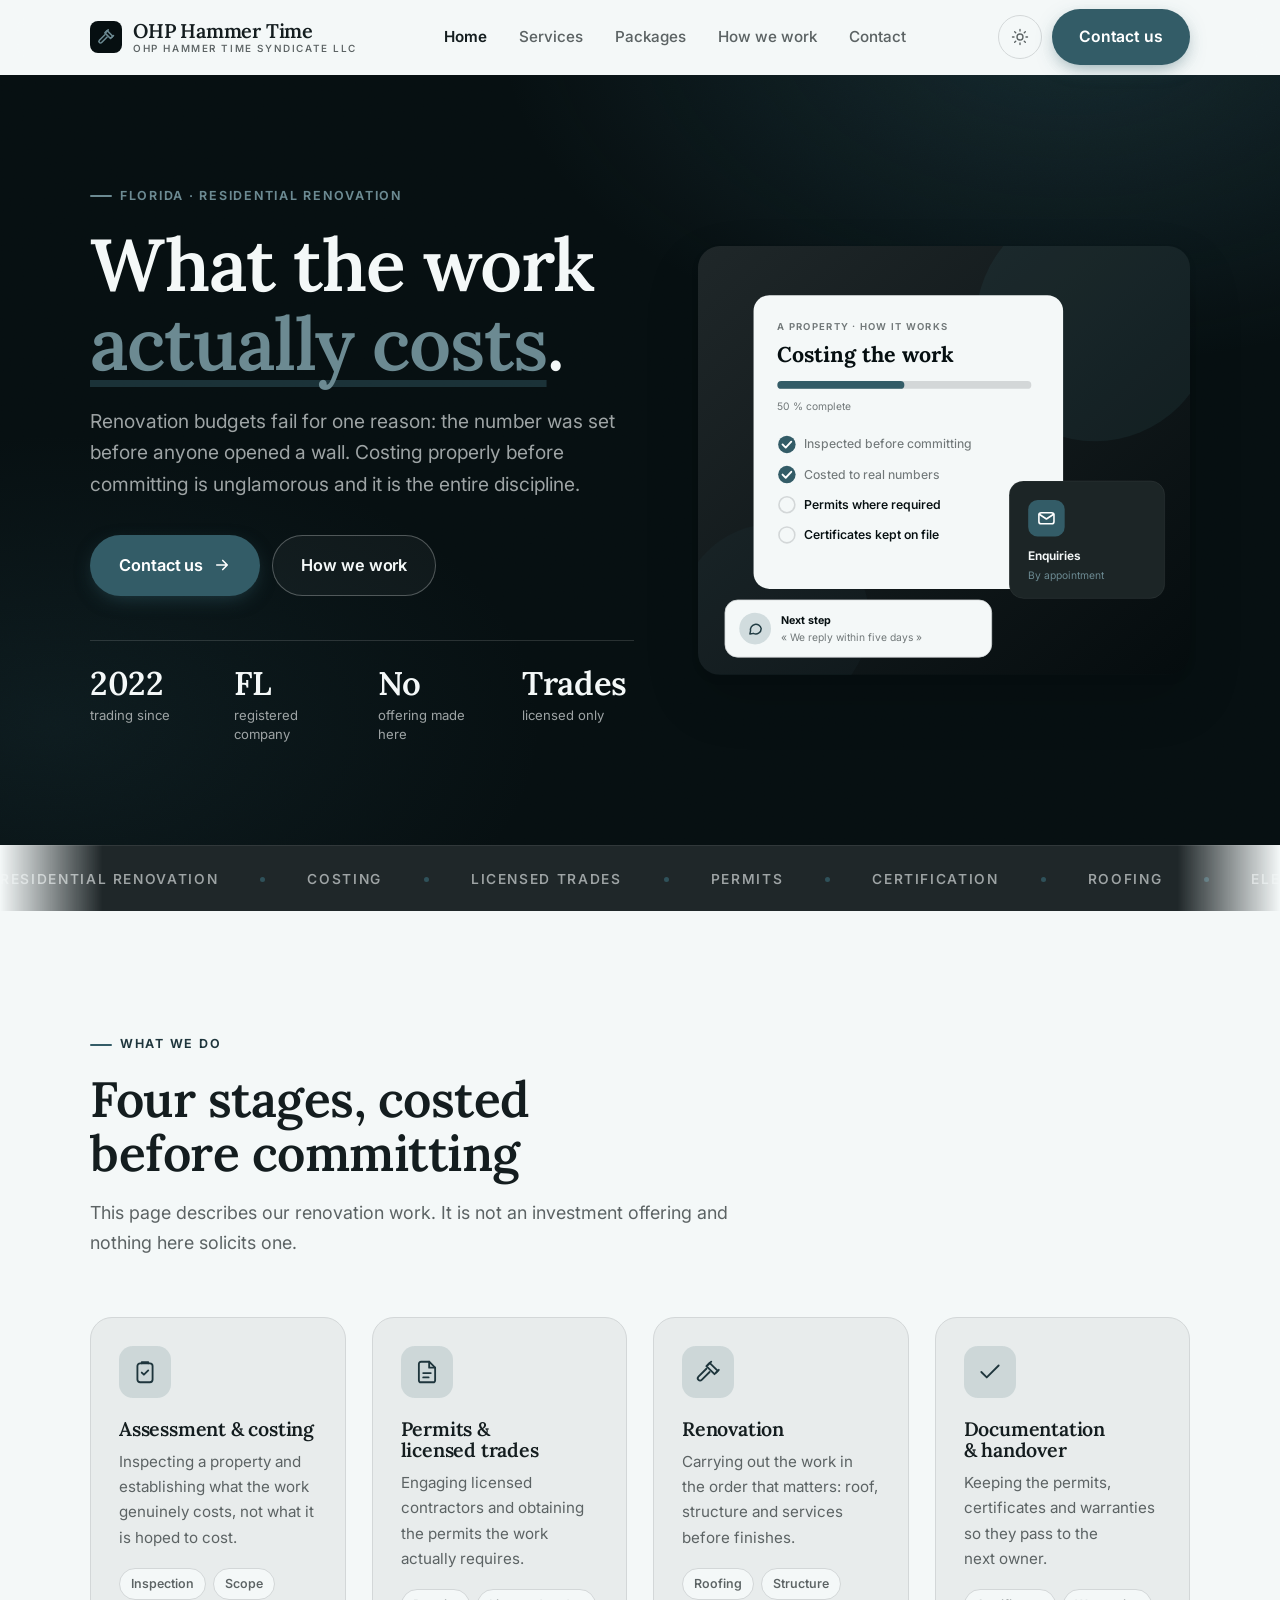
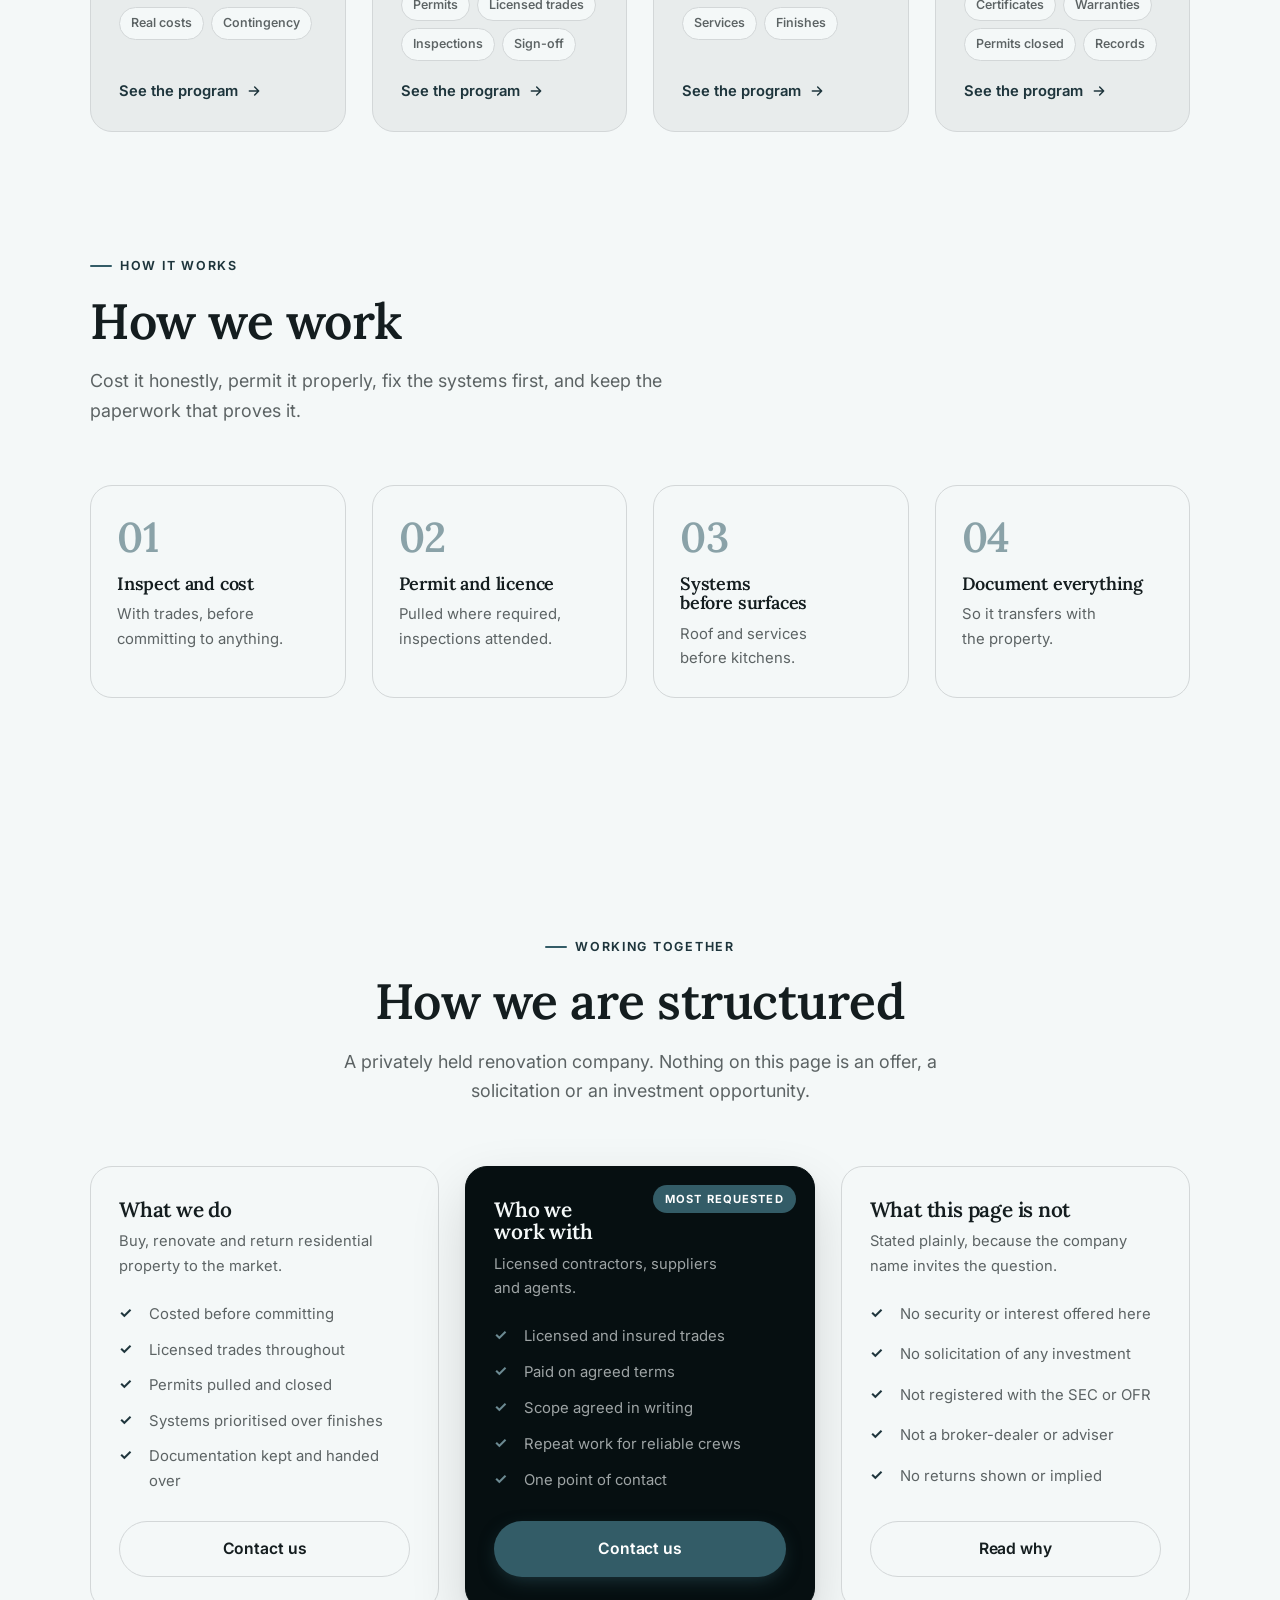
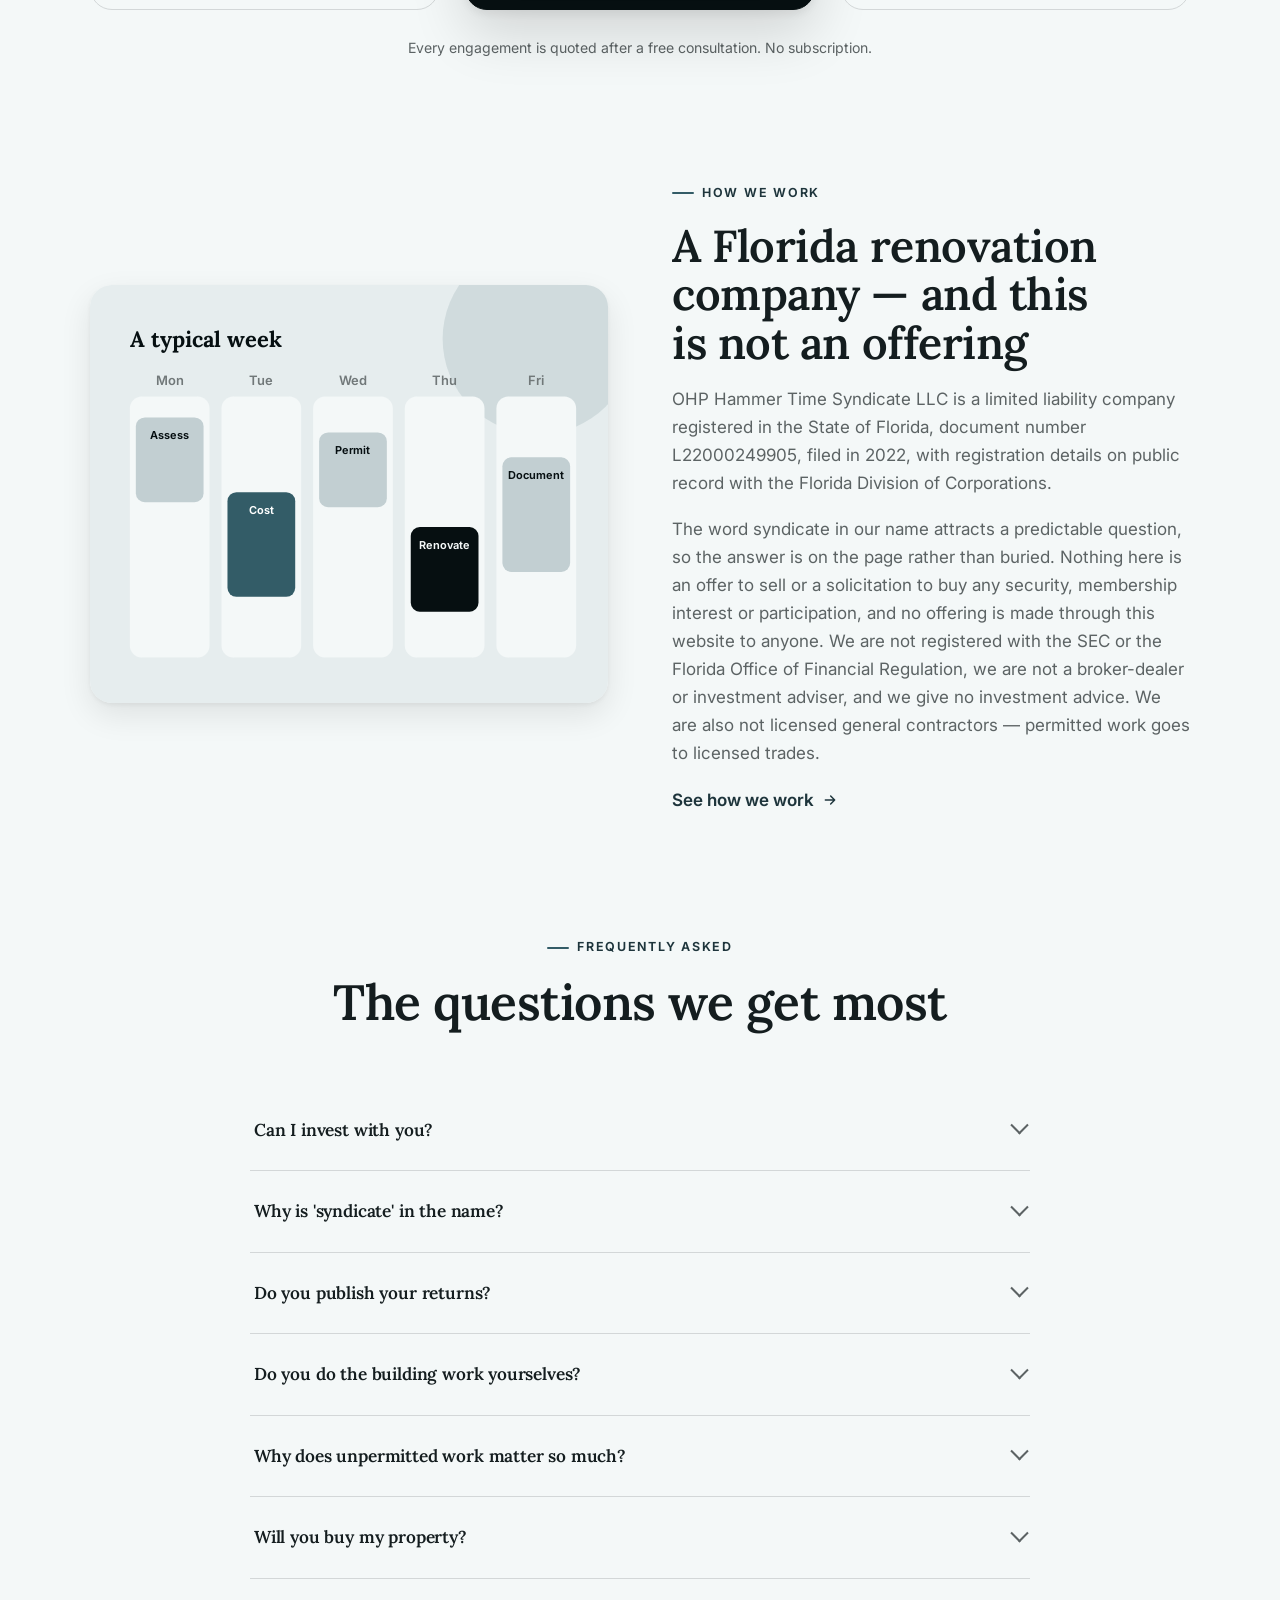
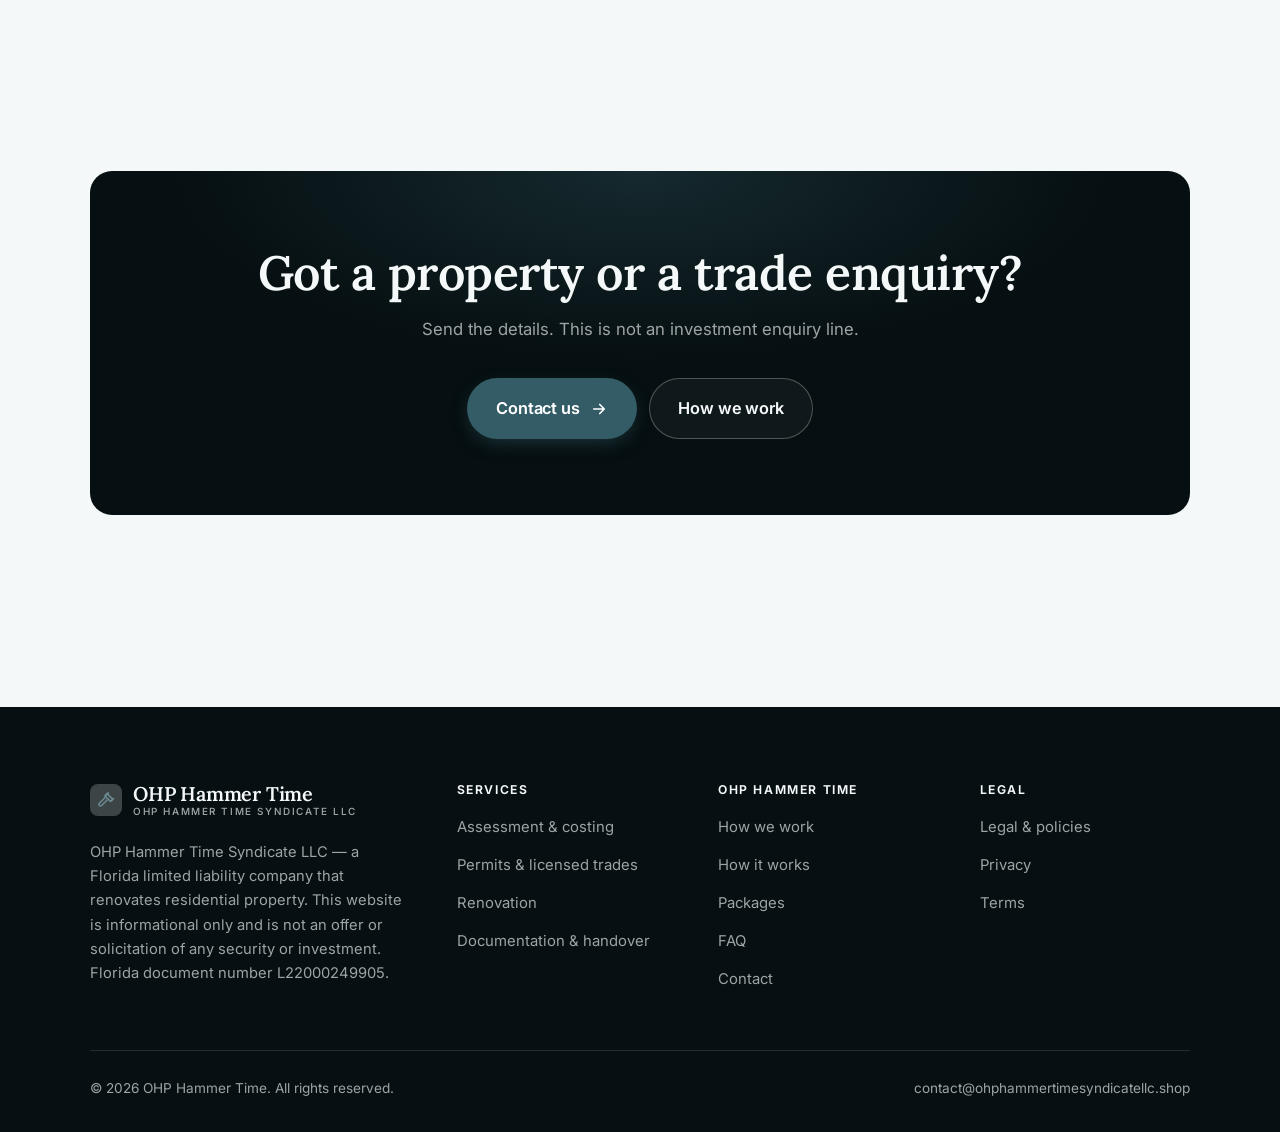
<file: index.html>
<!DOCTYPE html>
<html lang="en" class="no-js">
<head>
<meta charset="utf-8">
<meta name="viewport" content="width=device-width, initial-scale=1">
<title>OHP Hammer Time Syndicate LLC — residential renovation</title>
<meta name="description" content="OHP Hammer Time Syndicate LLC, a Florida company renovating residential property. Informational website only; no securities are offered or solicited here.">
<link rel="canonical" href="https://ohphammertimesyndicatellc.shop/">

<meta property="og:type" content="website">
<meta property="og:url" content="https://ohphammertimesyndicatellc.shop/">
<meta property="og:site_name" content="OHP Hammer Time">
<meta property="og:locale" content="en_US">
<meta property="og:title" content="OHP Hammer Time Syndicate LLC — residential renovation">
<meta property="og:description" content="OHP Hammer Time Syndicate LLC, a Florida company renovating residential property. Informational website only; no securities are offered or solicited here.">
<meta name="theme-color" content="#060f11">

<link rel="icon" href="assets/img/favicon.svg" type="image/svg+xml">
<link rel="preconnect" href="https://fonts.googleapis.com">
<link rel="preconnect" href="https://fonts.gstatic.com" crossorigin>
<link rel="stylesheet" href="https://fonts.googleapis.com/css2?family=Lora:wght@400;600;700&family=Inter:wght@400..700&display=swap">
<link rel="stylesheet" href="assets/css/style.css">

<!-- Thème appliqué avant le premier rendu (évite le flash) -->
<script>
document.documentElement.classList.remove('no-js');
(function(){try{var t=localStorage.getItem('site-theme');if(t){document.documentElement.setAttribute('data-theme',t);}}catch(e){}})();
</script>
<script type="application/ld+json">
{
  "@context": "https://schema.org",
  "@type": "Organization",
  "name": "OHP Hammer Time",
  "url": "https://ohphammertimesyndicatellc.shop/",
  "email": "contact@ohphammertimesyndicatellc.shop",
  "description": "OHP Hammer Time Syndicate LLC, a Florida company renovating residential property. Informational website only; no securities are offered or solicited here.",
  "areaServed": "US",
  "knowsLanguage": "en"
}
</script>
</head>

<body>
<a class="skip-link" href="#main">Skip to main content</a>

<header class="site-header">
  <nav class="wrap nav" aria-label="Main navigation">
    <a class="brand" href="index.html">
      <svg class="brand__mark" viewBox="0 0 64 64" aria-hidden="true">
        <rect class="bm-bg" width="64" height="64" rx="16"/>
        <g class="bm-ic" transform="translate(14 14) scale(1.5)" fill="none" stroke-width="2.1" stroke-linecap="round" stroke-linejoin="round"><path d="M13.5 3.5 21 11l-3 3-7.5-7.5z"/><path d="M10.5 9 3.2 16.3a2.1 2.1 0 0 0 3 3L13.5 12"/><path d="M15 2.5 12 5.5M19.5 12.5 22 10"/></g>
      </svg>
      <span>OHP Hammer Time<span class="brand__sub">OHP Hammer Time Syndicate LLC</span></span>
    </a>

    <ul class="nav__links" id="nav-links">
      <li><a href="index.html" aria-current="page">Home</a></li>
      <li><a href="programs.html">Services</a></li>
      <li><a href="index.html#pricing">Packages</a></li>
      <li><a href="about.html">How we work</a></li>
      <li><a href="contact.html">Contact</a></li>
      <li><a class="btn btn--primary" href="contact.html">Contact us</a></li>
    </ul>

    <div class="nav__cta">
      <button class="theme-toggle" type="button" aria-label="Switch to dark theme">
        <svg class="icon-sun" viewBox="0 0 24 24" fill="none" stroke="currentColor" stroke-width="1.8" stroke-linecap="round" aria-hidden="true"><circle cx="12" cy="12" r="4"/><path d="M12 2v2m0 16v2M2 12h2m16 0h2M4.9 4.9l1.4 1.4m11.4 11.4 1.4 1.4M19.1 4.9l-1.4 1.4M6.3 17.7l-1.4 1.4"/></svg>
        <svg class="icon-moon" viewBox="0 0 24 24" fill="none" stroke="currentColor" stroke-width="1.8" stroke-linecap="round" stroke-linejoin="round" aria-hidden="true"><path d="M21 12.8A9 9 0 1 1 11.2 3a7 7 0 0 0 9.8 9.8z"/></svg>
      </button>
      <a class="btn btn--primary" href="contact.html">Contact us</a>
      <button class="nav__toggle" type="button" aria-expanded="false" aria-controls="nav-links" aria-label="Open menu">
        <svg class="icon-open" viewBox="0 0 24 24" fill="none" stroke="currentColor" stroke-width="2" stroke-linecap="round" aria-hidden="true"><path d="M3 6h18M3 12h18M3 18h18"/></svg>
        <svg class="icon-close" viewBox="0 0 24 24" fill="none" stroke="currentColor" stroke-width="2" stroke-linecap="round" aria-hidden="true"><path d="M6 6l12 12M18 6L6 18"/></svg>
      </button>
    </div>
  </nav>
</header>

<main id="main">

<section class="hero">
  <div class="wrap hero__inner">
    <div>
      <span class="eyebrow hero__eyebrow">Florida · Residential renovation</span>
      <h1>What the work<br> <em>actually costs</em>.</h1>
      <p class="hero__lede">Renovation budgets fail for one reason: the number was set before anyone opened a wall. Costing properly before committing is unglamorous and it is the entire discipline.</p>

      <div class="hero__actions">
        <a class="btn btn--primary btn--lg" href="contact.html">Contact us <svg viewBox="0 0 24 24" fill="none" stroke="currentColor" stroke-width="2.2" stroke-linecap="round" stroke-linejoin="round" aria-hidden="true"><path d="M5 12h14M13 6l6 6-6 6"/></svg></a>
        <a class="btn btn--on-dark btn--lg" href="programs.html">How we work</a>
      </div>

      <ul class="hero__proof">
        <li><span class="stat__num">2022</span><span class="stat__label">trading since</span></li>
        <li><span class="stat__num">FL</span><span class="stat__label">registered company</span></li>
        <li><span class="stat__num">No</span><span class="stat__label">offering made here</span></li>
        <li><span class="stat__num">Trades</span><span class="stat__label">licensed only</span></li>
      </ul>
    </div>

    <div class="hero__art">
      <svg viewBox="0 0 620 540" role="img" aria-label="How OHP Hammer Time approaches a renovation, from inspection to documented certification.">
        <defs>
          <linearGradient id="hbg" x1="0" y1="0" x2="1" y2="1">
            <stop offset="0" stop-color="#1f2729"/><stop offset="1" stop-color="#050c0e"/>
          </linearGradient>
        </defs>
        <rect width="620" height="540" rx="22" fill="url(#hbg)"/>
        <circle cx="500" cy="96" r="150" fill="#335c67" opacity=".16"/>
        <circle cx="96" cy="470" r="120" fill="#335c67" opacity=".08"/>

        <g style="font-family: var(--font-body)">
          <!-- Carte programme -->
          <rect x="70" y="62" width="390" height="370" rx="20" fill="#f4f8f8"/>
          <text x="100" y="106" font-size="12" font-weight="650" letter-spacing="1.6" fill="#717879">A PROPERTY · HOW IT WORKS</text>
          <text x="100" y="146" font-size="27" font-weight="700" fill="#060f11" style="font-family: var(--font-display)">Costing the work</text>
          <rect x="100" y="170" width="320" height="10" rx="5" fill="#d3d7d8"/>
          <rect x="100" y="170" width="160" height="10" rx="5" fill="#335c67"/>
          <text x="100" y="206" font-size="13" fill="#717879">50 % complete</text>
          <circle cx="112" cy="250" r="11" fill="#335c67"/><path d="M106.5 250l4 4 7-7.5" fill="none" stroke="#ffffff" stroke-width="2.4" stroke-linecap="round" stroke-linejoin="round"/><text x="134" y="255" font-size="15.5" fill="#717879" font-weight="450">Inspected before committing</text>
          <circle cx="112" cy="288" r="11" fill="#335c67"/><path d="M106.5 288l4 4 7-7.5" fill="none" stroke="#ffffff" stroke-width="2.4" stroke-linecap="round" stroke-linejoin="round"/><text x="134" y="293" font-size="15.5" fill="#717879" font-weight="450">Costed to real numbers</text>
          <circle cx="112" cy="326" r="10" fill="none" stroke="#d3d7d8" stroke-width="2"/><text x="134" y="331" font-size="15.5" fill="#060f11" font-weight="560">Permits where required</text>
          <circle cx="112" cy="364" r="10" fill="none" stroke="#d3d7d8" stroke-width="2"/><text x="134" y="369" font-size="15.5" fill="#060f11" font-weight="560">Certificates kept on file</text>

          <!-- Carte séance -->
          <rect x="392" y="296" width="196" height="148" rx="18" fill="#1c2526" stroke="#ffffff" stroke-opacity=".08"/>
          <rect x="416" y="320" width="46" height="46" rx="12" fill="#335c67"/>
          <g transform="translate(427 331)" fill="none" stroke="#ffffff" color="#ffffff" stroke-width="2" stroke-linecap="round" stroke-linejoin="round"><rect x="2.5" y="5" width="19" height="14" rx="3"/><path d="M3 7l9 6 9-6"/></g>
          <text x="416" y="396" font-size="15" font-weight="650" fill="#f4f8f8">Enquiries</text>
          <text x="416" y="420" font-size="13" fill="#6c8a92">By appointment</text>

          <!-- Retour du coach -->
          <rect x="34" y="446" width="336" height="72" rx="16" fill="#f4f8f8" stroke="#d3d7d8"/>
          <circle cx="72" cy="482" r="20" fill="#d1dcde"/>
          <g transform="translate(62 472) scale(.84)" fill="none" stroke="#213c43" stroke-width="2.2" stroke-linecap="round" stroke-linejoin="round"><path d="M21 12a8 8 0 0 1-11.6 7.1L4 20l1-4.6A8 8 0 1 1 21 12z"/></g>
          <text x="104" y="476" font-size="13.5" font-weight="700" fill="#060f11">Next step</text>
          <text x="104" y="498" font-size="13" fill="#717879">« We reply within five days »</text>
        </g>
      </svg>
    </div>
  </div>
</section>

<div class="marquee" aria-hidden="true">
  <div class="marquee__track"><span>Residential renovation</span><span>Costing</span><span>Licensed trades</span><span>Permits</span><span>Certification</span><span>Roofing</span><span>Electrical</span><span>Plumbing</span><span>Documentation</span><span>No offering here</span><span>Residential renovation</span><span>Costing</span><span>Licensed trades</span><span>Permits</span><span>Certification</span><span>Roofing</span><span>Electrical</span><span>Plumbing</span><span>Documentation</span><span>No offering here</span></div>
</div>

<section class="section wrap" id="programs">
  <div class="section-head reveal">
    <span class="eyebrow">What we do</span>
    <h2>Four stages, costed before committing</h2>
    <p>This page describes our renovation work. It is not an investment offering and nothing here solicits one.</p>
  </div>
  <div class="grid grid--4 reveal-group">
    <a class="card" href="programs.html#assess">
      <div class="card__icon"><svg viewBox="0 0 24 24" fill="none" stroke="currentColor" stroke-width="1.7" stroke-linecap="round" stroke-linejoin="round" aria-hidden="true"><rect x="5" y="4" width="14" height="17.5" rx="2.5"/><path d="M9 4V3h6v1M9 12.5l2 2 4-4"/></svg></div>
      <h3>Assessment &amp; costing</h3>
      <p>Inspecting a property and establishing what the work genuinely costs, not what it is hoped to cost.</p>
      <ul class="tags"><li>Inspection</li><li>Scope</li><li>Real costs</li><li>Contingency</li></ul>
      <span class="arrow-link">See the program <svg viewBox="0 0 24 24" fill="none" stroke="currentColor" stroke-width="2.2" stroke-linecap="round" stroke-linejoin="round" aria-hidden="true"><path d="M5 12h14M13 6l6 6-6 6"/></svg></span>
    </a>
    <a class="card" href="programs.html#permits">
      <div class="card__icon"><svg viewBox="0 0 24 24" fill="none" stroke="currentColor" stroke-width="1.7" stroke-linecap="round" stroke-linejoin="round" aria-hidden="true"><path d="M14 2.5H6.5A2 2 0 0 0 4.5 4.5v15a2 2 0 0 0 2 2h11a2 2 0 0 0 2-2V8z"/><path d="M14 2.5V8h5.5M8.5 13h7M8.5 17h5"/></svg></div>
      <h3>Permits &amp; licensed trades</h3>
      <p>Engaging licensed contractors and obtaining the permits the work actually requires.</p>
      <ul class="tags"><li>Permits</li><li>Licensed trades</li><li>Inspections</li><li>Sign-off</li></ul>
      <span class="arrow-link">See the program <svg viewBox="0 0 24 24" fill="none" stroke="currentColor" stroke-width="2.2" stroke-linecap="round" stroke-linejoin="round" aria-hidden="true"><path d="M5 12h14M13 6l6 6-6 6"/></svg></span>
    </a>
    <a class="card" href="programs.html#renovate">
      <div class="card__icon"><svg viewBox="0 0 24 24" fill="none" stroke="currentColor" stroke-width="1.7" stroke-linecap="round" stroke-linejoin="round" aria-hidden="true"><path d="M13.5 3.5 21 11l-3 3-7.5-7.5z"/><path d="M10.5 9 3.2 16.3a2.1 2.1 0 0 0 3 3L13.5 12"/><path d="M15 2.5 12 5.5M19.5 12.5 22 10"/></svg></div>
      <h3>Renovation</h3>
      <p>Carrying out the work in the order that matters: roof, structure and services before finishes.</p>
      <ul class="tags"><li>Roofing</li><li>Structure</li><li>Services</li><li>Finishes</li></ul>
      <span class="arrow-link">See the program <svg viewBox="0 0 24 24" fill="none" stroke="currentColor" stroke-width="2.2" stroke-linecap="round" stroke-linejoin="round" aria-hidden="true"><path d="M5 12h14M13 6l6 6-6 6"/></svg></span>
    </a>
    <a class="card" href="programs.html#document">
      <div class="card__icon"><svg viewBox="0 0 24 24" fill="none" stroke="currentColor" stroke-width="1.7" stroke-linecap="round" stroke-linejoin="round" aria-hidden="true"><path d="M20 6 9 17l-5-5"/></svg></div>
      <h3>Documentation &amp; handover</h3>
      <p>Keeping the permits, certificates and warranties so they pass to the next owner.</p>
      <ul class="tags"><li>Certificates</li><li>Warranties</li><li>Permits closed</li><li>Records</li></ul>
      <span class="arrow-link">See the program <svg viewBox="0 0 24 24" fill="none" stroke="currentColor" stroke-width="2.2" stroke-linecap="round" stroke-linejoin="round" aria-hidden="true"><path d="M5 12h14M13 6l6 6-6 6"/></svg></span>
    </a>
  </div>
</section>

<section class="section section--flush wrap" id="how-it-works">
  <div class="section-head reveal">
    <span class="eyebrow">How it works</span>
    <h2>How we work</h2>
    <p>Cost it honestly, permit it properly, fix the systems first, and keep the paperwork that proves it.</p>
  </div>
  <div class="grid grid--4 steps reveal-group">
    <article class="step">
      <h3>Inspect and cost</h3>
      <p>With trades, before committing to anything.</p>
    </article>
    <article class="step">
      <h3>Permit and licence</h3>
      <p>Pulled where required, inspections attended.</p>
    </article>
    <article class="step">
      <h3>Systems before surfaces</h3>
      <p>Roof and services before kitchens.</p>
    </article>
    <article class="step">
      <h3>Document everything</h3>
      <p>So it transfers with the property.</p>
    </article>
  </div>
</section>

<section class="section wrap" id="pricing">
  <div class="section-head section-head--center reveal">
    <span class="eyebrow">Working together</span>
    <h2>How we are structured</h2>
    <p>A privately held renovation company. Nothing on this page is an offer, a solicitation or an investment opportunity.</p>
  </div>
  <div class="grid grid--3 plans reveal-group">
    <article class="plan">
      
      <h3>What we do</h3>
      <p class="plan__desc">Buy, renovate and return residential property to the market.</p>
      
      <ul class="plan__features">
        <li>Costed before committing</li>
        <li>Licensed trades throughout</li>
        <li>Permits pulled and closed</li>
        <li>Systems prioritised over finishes</li>
        <li>Documentation kept and handed over</li>
      </ul>
      <a class="btn btn--ghost btn--block" href="contact.html">Contact us</a>
    </article>
    <article class="plan plan--featured">
      <span class="plan__tag">Most requested</span>
      <h3>Who we work with</h3>
      <p class="plan__desc">Licensed contractors, suppliers and agents.</p>
      
      <ul class="plan__features">
        <li>Licensed and insured trades</li>
        <li>Paid on agreed terms</li>
        <li>Scope agreed in writing</li>
        <li>Repeat work for reliable crews</li>
        <li>One point of contact</li>
      </ul>
      <a class="btn btn--primary btn--block" href="contact.html">Contact us</a>
    </article>
    <article class="plan">
      
      <h3>What this page is not</h3>
      <p class="plan__desc">Stated plainly, because the company name invites the question.</p>
      
      <ul class="plan__features">
        <li>No security or interest offered here</li>
        <li>No solicitation of any investment</li>
        <li>Not registered with the SEC or OFR</li>
        <li>Not a broker-dealer or adviser</li>
        <li>No returns shown or implied</li>
      </ul>
      <a class="btn btn--ghost btn--block" href="contact.html">Read why</a>
    </article>
  </div>
  <p class="plans-note">Every engagement is quoted after a free consultation. No subscription.</p>
</section>

<section class="section section--flush wrap">
  <div class="split reveal">
    <div class="split__art">
      <svg viewBox="0 0 520 420" role="img" aria-label="Example of a typical week: Assess, Cost, Permit, Renovate, Document.">
        <rect width="520" height="420" rx="20" fill="#e6edee"/>
        <circle cx="450" cy="54" r="96" fill="#335c67" opacity=".12"/>
        <g style="font-family: var(--font-body)">
        <text x="40" y="62" font-size="22" font-weight="700" fill="#060f11" style="font-family: var(--font-display)">A typical week</text>
        <text x="80" y="100" text-anchor="middle" font-size="13" font-weight="600" fill="#717879">Mon</text>
        <rect x="40" y="112" width="80" height="262" rx="12" fill="#f4f8f8"/>
        <rect x="46" y="133" width="68" height="85" rx="9" fill="#c2cfd2"/>
        <text x="80" y="155" text-anchor="middle" font-size="11" font-weight="650" fill="#060f11">Assess</text>
        <text x="172" y="100" text-anchor="middle" font-size="13" font-weight="600" fill="#717879">Tue</text>
        <rect x="132" y="112" width="80" height="262" rx="12" fill="#f4f8f8"/>
        <rect x="138" y="208" width="68" height="105" rx="9" fill="#335c67"/>
        <text x="172" y="230" text-anchor="middle" font-size="11" font-weight="650" fill="#ffffff">Cost</text>
        <text x="264" y="100" text-anchor="middle" font-size="13" font-weight="600" fill="#717879">Wed</text>
        <rect x="224" y="112" width="80" height="262" rx="12" fill="#f4f8f8"/>
        <rect x="230" y="148" width="68" height="75" rx="9" fill="#c2cfd2"/>
        <text x="264" y="170" text-anchor="middle" font-size="11" font-weight="650" fill="#060f11">Permit</text>
        <text x="356" y="100" text-anchor="middle" font-size="13" font-weight="600" fill="#717879">Thu</text>
        <rect x="316" y="112" width="80" height="262" rx="12" fill="#f4f8f8"/>
        <rect x="322" y="243" width="68" height="85" rx="9" fill="#060f11"/>
        <text x="356" y="265" text-anchor="middle" font-size="11" font-weight="650" fill="#f4f8f8">Renovate</text>
        <text x="448" y="100" text-anchor="middle" font-size="13" font-weight="600" fill="#717879">Fri</text>
        <rect x="408" y="112" width="80" height="262" rx="12" fill="#f4f8f8"/>
        <rect x="414" y="173" width="68" height="115" rx="9" fill="#c2cfd2"/>
        <text x="448" y="195" text-anchor="middle" font-size="11" font-weight="650" fill="#060f11">Document</text>
        </g>
      </svg>
    </div>
    <div>
      <span class="eyebrow">How we work</span>
      <h2>A Florida renovation company — and this is not an offering</h2>
      <p>OHP Hammer Time Syndicate LLC is a limited liability company registered in the State of Florida, document number L22000249905, filed in 2022, with registration details on public record with the Florida Division of Corporations.</p>
      <p>The word syndicate in our name attracts a predictable question, so the answer is on the page rather than buried. Nothing here is an offer to sell or a solicitation to buy any security, membership interest or participation, and no offering is made through this website to anyone. We are not registered with the SEC or the Florida Office of Financial Regulation, we are not a broker-dealer or investment adviser, and we give no investment advice. We are also not licensed general contractors — permitted work goes to licensed trades.</p>
      <p><a class="arrow-link" href="about.html">See how we work <svg viewBox="0 0 24 24" fill="none" stroke="currentColor" stroke-width="2.2" stroke-linecap="round" stroke-linejoin="round" aria-hidden="true"><path d="M5 12h14M13 6l6 6-6 6"/></svg></a></p>
    </div>
  </div>
</section>

<section class="section section--flush wrap" id="faq">
  <div class="section-head section-head--center reveal">
    <span class="eyebrow">Frequently asked</span>
    <h2>The questions we get most</h2>
  </div>
  <div class="faq reveal">
    <details>
      <summary>Can I invest with you?</summary>
      <p>Not through this website. Nothing here is an offer or a solicitation, and no offering is made to anyone who reads it. We are not registered with the SEC or the Florida OFR.</p>
    </details>
    <details>
      <summary>Why is 'syndicate' in the name?</summary>
      <p>It is the registered company name. It does not mean an investment is being offered to the public on this site, and we would rather say so plainly than let the name imply otherwise.</p>
    </details>
    <details>
      <summary>Do you publish your returns?</summary>
      <p>No. Showing returns on a public website is exactly the kind of general solicitation that we do not engage in, and past results would not indicate future ones in any case.</p>
    </details>
    <details>
      <summary>Do you do the building work yourselves?</summary>
      <p>No. We are not licensed general contractors. Licensed trades do the work and permits are pulled where the work requires them.</p>
    </details>
    <details>
      <summary>Why does unpermitted work matter so much?</summary>
      <p>Because it surfaces later — in a title search, an inspection or an insurance claim — and by then it is the new owner's problem and the seller's liability.</p>
    </details>
    <details>
      <summary>Will you buy my property?</summary>
      <p>Possibly. Send the details and we will give you an honest answer, including when an agent would serve you better.</p>
    </details>
  </div>
</section>

<section class="wrap section--tight">
  <div class="cta-band reveal">
    <h2>Got a property or a trade enquiry?</h2>
    <p>Send the details. This is not an investment enquiry line.</p>
    <div class="hero__actions">
      <a class="btn btn--primary btn--lg" href="contact.html">Contact us <svg viewBox="0 0 24 24" fill="none" stroke="currentColor" stroke-width="2.2" stroke-linecap="round" stroke-linejoin="round" aria-hidden="true"><path d="M5 12h14M13 6l6 6-6 6"/></svg></a>
      <a class="btn btn--on-dark btn--lg" href="programs.html">How we work</a>
    </div>
  </div>
</section>

</main>

<footer class="site-footer">
  <div class="wrap">
    <div class="footer__grid">
      <div class="footer__brand">
        <a class="brand" href="index.html">
          <svg class="brand__mark" viewBox="0 0 64 64" aria-hidden="true">
        <rect class="bm-bg" width="64" height="64" rx="16"/>
        <g class="bm-ic" transform="translate(14 14) scale(1.5)" fill="none" stroke-width="2.1" stroke-linecap="round" stroke-linejoin="round"><path d="M13.5 3.5 21 11l-3 3-7.5-7.5z"/><path d="M10.5 9 3.2 16.3a2.1 2.1 0 0 0 3 3L13.5 12"/><path d="M15 2.5 12 5.5M19.5 12.5 22 10"/></g>
      </svg>
          <span>OHP Hammer Time<span class="brand__sub">OHP Hammer Time Syndicate LLC</span></span>
        </a>
        <p>OHP Hammer Time Syndicate LLC — a Florida limited liability company that renovates residential property. This website is informational only and is not an offer or solicitation of any security or investment. Florida document number L22000249905.</p>
      </div>

      <div class="footer__col">
        <h4>Services</h4>
        <ul>
          <li><a href="programs.html#assess">Assessment &amp; costing</a></li>
          <li><a href="programs.html#permits">Permits &amp; licensed trades</a></li>
          <li><a href="programs.html#renovate">Renovation</a></li>
          <li><a href="programs.html#document">Documentation &amp; handover</a></li>
        </ul>
      </div>

      <div class="footer__col">
        <h4>OHP Hammer Time</h4>
        <ul>
          <li><a href="about.html">How we work</a></li>
          <li><a href="index.html#how-it-works">How it works</a></li>
          <li><a href="index.html#pricing">Packages</a></li>
          <li><a href="index.html#faq">FAQ</a></li>
          <li><a href="contact.html">Contact</a></li>
        </ul>
      </div>

      <div class="footer__col">
        <h4>Legal</h4>
        <ul>
          <li><a href="legal.html">Legal &amp; policies</a></li>
          <li><a href="legal.html#privacy">Privacy</a></li>
          <li><a href="legal.html#terms">Terms</a></li>
        </ul>
      </div>
    </div>

    <div class="footer__bottom">
      <p>© <span data-year>2026</span> OHP Hammer Time. All rights reserved.</p>
      <p><a href="mailto:contact@ohphammertimesyndicatellc.shop">contact@ohphammertimesyndicatellc.shop</a></p>
    </div>
  </div>
</footer>

<script src="assets/js/main.js" defer></script>
</body>
</html>
</file>
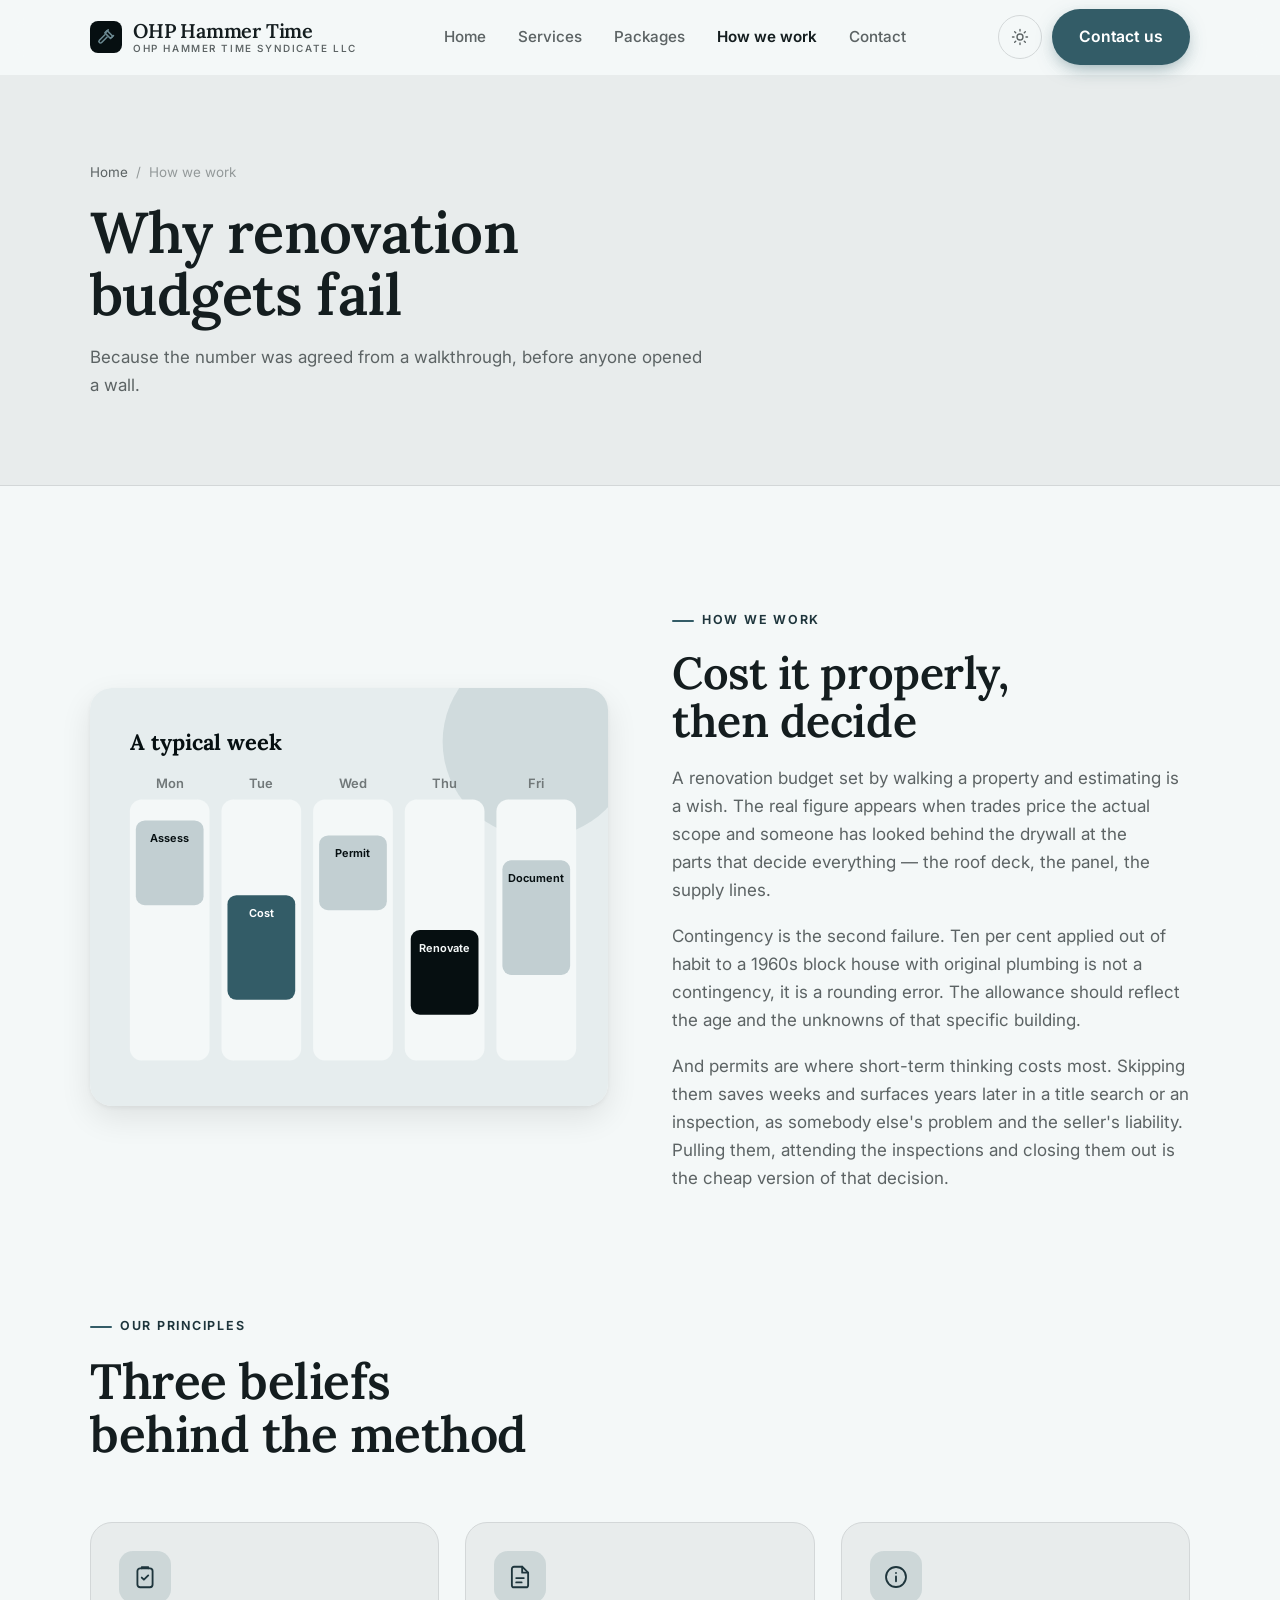
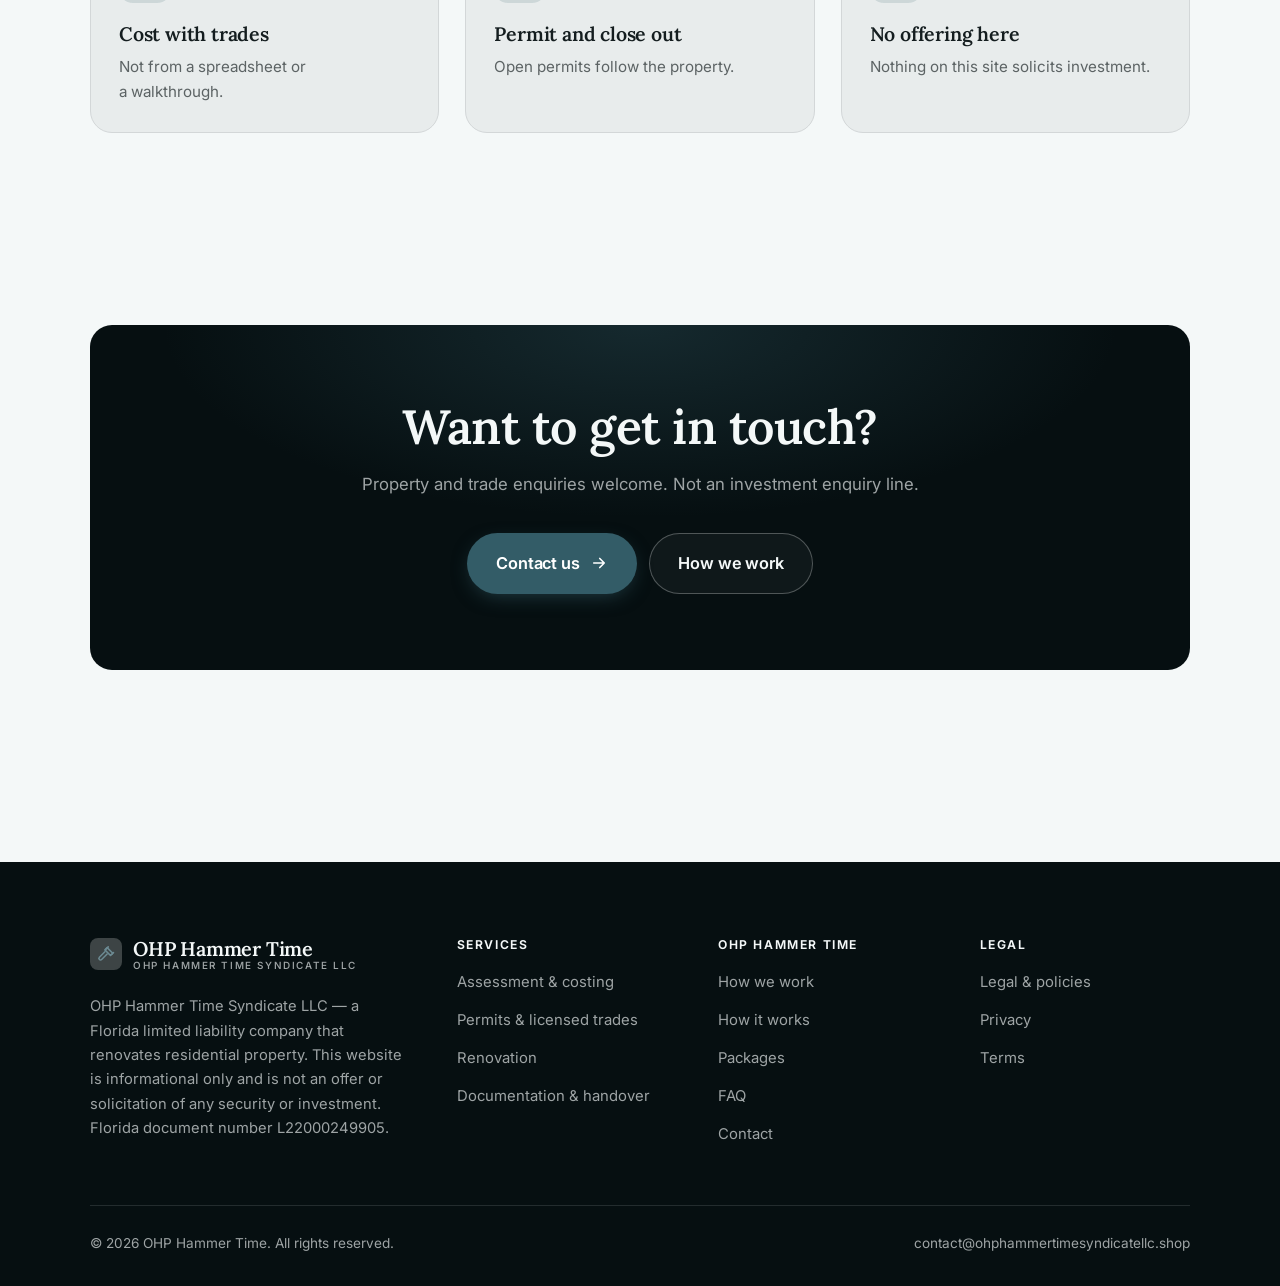
<file: about.html>
<!DOCTYPE html>
<html lang="en" class="no-js">
<head>
<meta charset="utf-8">
<meta name="viewport" content="width=device-width, initial-scale=1">
<title>How we work — OHP Hammer Time</title>
<meta name="description" content="About OHP Hammer Time Syndicate LLC, a Florida residential renovation company, document number L22000249905. Not an investment offering.">
<link rel="canonical" href="https://ohphammertimesyndicatellc.shop/about.html">

<meta property="og:type" content="website">
<meta property="og:url" content="https://ohphammertimesyndicatellc.shop/about.html">
<meta property="og:site_name" content="OHP Hammer Time">
<meta property="og:locale" content="en_US">
<meta property="og:title" content="How we work — OHP Hammer Time">
<meta property="og:description" content="About OHP Hammer Time Syndicate LLC, a Florida residential renovation company, document number L22000249905. Not an investment offering.">
<meta name="theme-color" content="#060f11">

<link rel="icon" href="assets/img/favicon.svg" type="image/svg+xml">
<link rel="preconnect" href="https://fonts.googleapis.com">
<link rel="preconnect" href="https://fonts.gstatic.com" crossorigin>
<link rel="stylesheet" href="https://fonts.googleapis.com/css2?family=Lora:wght@400;600;700&family=Inter:wght@400..700&display=swap">
<link rel="stylesheet" href="assets/css/style.css">

<!-- Thème appliqué avant le premier rendu (évite le flash) -->
<script>
document.documentElement.classList.remove('no-js');
(function(){try{var t=localStorage.getItem('site-theme');if(t){document.documentElement.setAttribute('data-theme',t);}}catch(e){}})();
</script>
</head>

<body>
<a class="skip-link" href="#main">Skip to main content</a>

<header class="site-header">
  <nav class="wrap nav" aria-label="Main navigation">
    <a class="brand" href="index.html">
      <svg class="brand__mark" viewBox="0 0 64 64" aria-hidden="true">
        <rect class="bm-bg" width="64" height="64" rx="16"/>
        <g class="bm-ic" transform="translate(14 14) scale(1.5)" fill="none" stroke-width="2.1" stroke-linecap="round" stroke-linejoin="round"><path d="M13.5 3.5 21 11l-3 3-7.5-7.5z"/><path d="M10.5 9 3.2 16.3a2.1 2.1 0 0 0 3 3L13.5 12"/><path d="M15 2.5 12 5.5M19.5 12.5 22 10"/></g>
      </svg>
      <span>OHP Hammer Time<span class="brand__sub">OHP Hammer Time Syndicate LLC</span></span>
    </a>

    <ul class="nav__links" id="nav-links">
      <li><a href="index.html">Home</a></li>
      <li><a href="programs.html">Services</a></li>
      <li><a href="index.html#pricing">Packages</a></li>
      <li><a href="about.html" aria-current="page">How we work</a></li>
      <li><a href="contact.html">Contact</a></li>
      <li><a class="btn btn--primary" href="contact.html">Contact us</a></li>
    </ul>

    <div class="nav__cta">
      <button class="theme-toggle" type="button" aria-label="Switch to dark theme">
        <svg class="icon-sun" viewBox="0 0 24 24" fill="none" stroke="currentColor" stroke-width="1.8" stroke-linecap="round" aria-hidden="true"><circle cx="12" cy="12" r="4"/><path d="M12 2v2m0 16v2M2 12h2m16 0h2M4.9 4.9l1.4 1.4m11.4 11.4 1.4 1.4M19.1 4.9l-1.4 1.4M6.3 17.7l-1.4 1.4"/></svg>
        <svg class="icon-moon" viewBox="0 0 24 24" fill="none" stroke="currentColor" stroke-width="1.8" stroke-linecap="round" stroke-linejoin="round" aria-hidden="true"><path d="M21 12.8A9 9 0 1 1 11.2 3a7 7 0 0 0 9.8 9.8z"/></svg>
      </button>
      <a class="btn btn--primary" href="contact.html">Contact us</a>
      <button class="nav__toggle" type="button" aria-expanded="false" aria-controls="nav-links" aria-label="Open menu">
        <svg class="icon-open" viewBox="0 0 24 24" fill="none" stroke="currentColor" stroke-width="2" stroke-linecap="round" aria-hidden="true"><path d="M3 6h18M3 12h18M3 18h18"/></svg>
        <svg class="icon-close" viewBox="0 0 24 24" fill="none" stroke="currentColor" stroke-width="2" stroke-linecap="round" aria-hidden="true"><path d="M6 6l12 12M18 6L6 18"/></svg>
      </button>
    </div>
  </nav>
</header>

<main id="main">

<section class="page-head">
  <div class="wrap">
    <nav class="breadcrumb" aria-label="Breadcrumb">
      <a href="index.html">Home</a><span>/</span><span aria-current="page">How we work</span>
    </nav>
    <h1>Why renovation budgets fail</h1>
    <p>Because the number was agreed from a walkthrough, before anyone opened a wall.</p>
  </div>
</section>

<section class="section wrap">
  <div class="split reveal">
    <div class="split__art">
      <svg viewBox="0 0 520 420" role="img" aria-label="Example of a typical week: Assess, Cost, Permit, Renovate, Document.">
        <rect width="520" height="420" rx="20" fill="#e6edee"/>
        <circle cx="450" cy="54" r="96" fill="#335c67" opacity=".12"/>
        <g style="font-family: var(--font-body)">
        <text x="40" y="62" font-size="22" font-weight="700" fill="#060f11" style="font-family: var(--font-display)">A typical week</text>
        <text x="80" y="100" text-anchor="middle" font-size="13" font-weight="600" fill="#717879">Mon</text>
        <rect x="40" y="112" width="80" height="262" rx="12" fill="#f4f8f8"/>
        <rect x="46" y="133" width="68" height="85" rx="9" fill="#c2cfd2"/>
        <text x="80" y="155" text-anchor="middle" font-size="11" font-weight="650" fill="#060f11">Assess</text>
        <text x="172" y="100" text-anchor="middle" font-size="13" font-weight="600" fill="#717879">Tue</text>
        <rect x="132" y="112" width="80" height="262" rx="12" fill="#f4f8f8"/>
        <rect x="138" y="208" width="68" height="105" rx="9" fill="#335c67"/>
        <text x="172" y="230" text-anchor="middle" font-size="11" font-weight="650" fill="#ffffff">Cost</text>
        <text x="264" y="100" text-anchor="middle" font-size="13" font-weight="600" fill="#717879">Wed</text>
        <rect x="224" y="112" width="80" height="262" rx="12" fill="#f4f8f8"/>
        <rect x="230" y="148" width="68" height="75" rx="9" fill="#c2cfd2"/>
        <text x="264" y="170" text-anchor="middle" font-size="11" font-weight="650" fill="#060f11">Permit</text>
        <text x="356" y="100" text-anchor="middle" font-size="13" font-weight="600" fill="#717879">Thu</text>
        <rect x="316" y="112" width="80" height="262" rx="12" fill="#f4f8f8"/>
        <rect x="322" y="243" width="68" height="85" rx="9" fill="#060f11"/>
        <text x="356" y="265" text-anchor="middle" font-size="11" font-weight="650" fill="#f4f8f8">Renovate</text>
        <text x="448" y="100" text-anchor="middle" font-size="13" font-weight="600" fill="#717879">Fri</text>
        <rect x="408" y="112" width="80" height="262" rx="12" fill="#f4f8f8"/>
        <rect x="414" y="173" width="68" height="115" rx="9" fill="#c2cfd2"/>
        <text x="448" y="195" text-anchor="middle" font-size="11" font-weight="650" fill="#060f11">Document</text>
        </g>
      </svg>
    </div>
    <div>
      <span class="eyebrow">How we work</span>
      <h2>Cost it properly, then decide</h2>
      <p>A renovation budget set by walking a property and estimating is a wish. The real figure appears when trades price the actual scope and someone has looked behind the drywall at the parts that decide everything — the roof deck, the panel, the supply lines.</p>
      <p>Contingency is the second failure. Ten per cent applied out of habit to a 1960s block house with original plumbing is not a contingency, it is a rounding error. The allowance should reflect the age and the unknowns of that specific building.</p>
      <p>And permits are where short-term thinking costs most. Skipping them saves weeks and surfaces years later in a title search or an inspection, as somebody else's problem and the seller's liability. Pulling them, attending the inspections and closing them out is the cheap version of that decision.</p>
      <!--
        TO DO: add a short introduction of the coach (name, real background),
        with a photo if possible. Do not invent credentials — see README.md.
      -->
    </div>
  </div>
</section>

<section class="section section--flush wrap">
  <div class="section-head reveal">
    <span class="eyebrow">Our principles</span>
    <h2>Three beliefs behind the method</h2>
  </div>
  <div class="grid grid--3 reveal-group">
    <article class="card">
      <div class="card__icon"><svg viewBox="0 0 24 24" fill="none" stroke="currentColor" stroke-width="1.7" stroke-linecap="round" stroke-linejoin="round" aria-hidden="true"><rect x="5" y="4" width="14" height="17.5" rx="2.5"/><path d="M9 4V3h6v1M9 12.5l2 2 4-4"/></svg></div>
      <h3>Cost with trades</h3>
      <p>Not from a spreadsheet or a walkthrough.</p>
    </article>
    <article class="card">
      <div class="card__icon"><svg viewBox="0 0 24 24" fill="none" stroke="currentColor" stroke-width="1.7" stroke-linecap="round" stroke-linejoin="round" aria-hidden="true"><path d="M14 2.5H6.5A2 2 0 0 0 4.5 4.5v15a2 2 0 0 0 2 2h11a2 2 0 0 0 2-2V8z"/><path d="M14 2.5V8h5.5M8.5 13h7M8.5 17h5"/></svg></div>
      <h3>Permit and close out</h3>
      <p>Open permits follow the property.</p>
    </article>
    <article class="card">
      <div class="card__icon"><svg viewBox="0 0 24 24" fill="none" stroke="currentColor" stroke-width="1.7" stroke-linecap="round" stroke-linejoin="round" aria-hidden="true"><circle cx="12" cy="12" r="9.2"/><path d="M12 16v-4.5M12 8.2v.1"/></svg></div>
      <h3>No offering here</h3>
      <p>Nothing on this site solicits investment.</p>
    </article>
  </div>
</section>

<section class="wrap section--tight">
  <div class="cta-band reveal">
    <h2>Want to get in touch?</h2>
    <p>Property and trade enquiries welcome. Not an investment enquiry line.</p>
    <div class="hero__actions">
      <a class="btn btn--primary btn--lg" href="contact.html">Contact us <svg viewBox="0 0 24 24" fill="none" stroke="currentColor" stroke-width="2.2" stroke-linecap="round" stroke-linejoin="round" aria-hidden="true"><path d="M5 12h14M13 6l6 6-6 6"/></svg></a>
      <a class="btn btn--on-dark btn--lg" href="programs.html">How we work</a>
    </div>
  </div>
</section>

</main>

<footer class="site-footer">
  <div class="wrap">
    <div class="footer__grid">
      <div class="footer__brand">
        <a class="brand" href="index.html">
          <svg class="brand__mark" viewBox="0 0 64 64" aria-hidden="true">
        <rect class="bm-bg" width="64" height="64" rx="16"/>
        <g class="bm-ic" transform="translate(14 14) scale(1.5)" fill="none" stroke-width="2.1" stroke-linecap="round" stroke-linejoin="round"><path d="M13.5 3.5 21 11l-3 3-7.5-7.5z"/><path d="M10.5 9 3.2 16.3a2.1 2.1 0 0 0 3 3L13.5 12"/><path d="M15 2.5 12 5.5M19.5 12.5 22 10"/></g>
      </svg>
          <span>OHP Hammer Time<span class="brand__sub">OHP Hammer Time Syndicate LLC</span></span>
        </a>
        <p>OHP Hammer Time Syndicate LLC — a Florida limited liability company that renovates residential property. This website is informational only and is not an offer or solicitation of any security or investment. Florida document number L22000249905.</p>
      </div>

      <div class="footer__col">
        <h4>Services</h4>
        <ul>
          <li><a href="programs.html#assess">Assessment &amp; costing</a></li>
          <li><a href="programs.html#permits">Permits &amp; licensed trades</a></li>
          <li><a href="programs.html#renovate">Renovation</a></li>
          <li><a href="programs.html#document">Documentation &amp; handover</a></li>
        </ul>
      </div>

      <div class="footer__col">
        <h4>OHP Hammer Time</h4>
        <ul>
          <li><a href="about.html">How we work</a></li>
          <li><a href="index.html#how-it-works">How it works</a></li>
          <li><a href="index.html#pricing">Packages</a></li>
          <li><a href="index.html#faq">FAQ</a></li>
          <li><a href="contact.html">Contact</a></li>
        </ul>
      </div>

      <div class="footer__col">
        <h4>Legal</h4>
        <ul>
          <li><a href="legal.html">Legal &amp; policies</a></li>
          <li><a href="legal.html#privacy">Privacy</a></li>
          <li><a href="legal.html#terms">Terms</a></li>
        </ul>
      </div>
    </div>

    <div class="footer__bottom">
      <p>© <span data-year>2026</span> OHP Hammer Time. All rights reserved.</p>
      <p><a href="mailto:contact@ohphammertimesyndicatellc.shop">contact@ohphammertimesyndicatellc.shop</a></p>
    </div>
  </div>
</footer>

<script src="assets/js/main.js" defer></script>
</body>
</html>
</file>
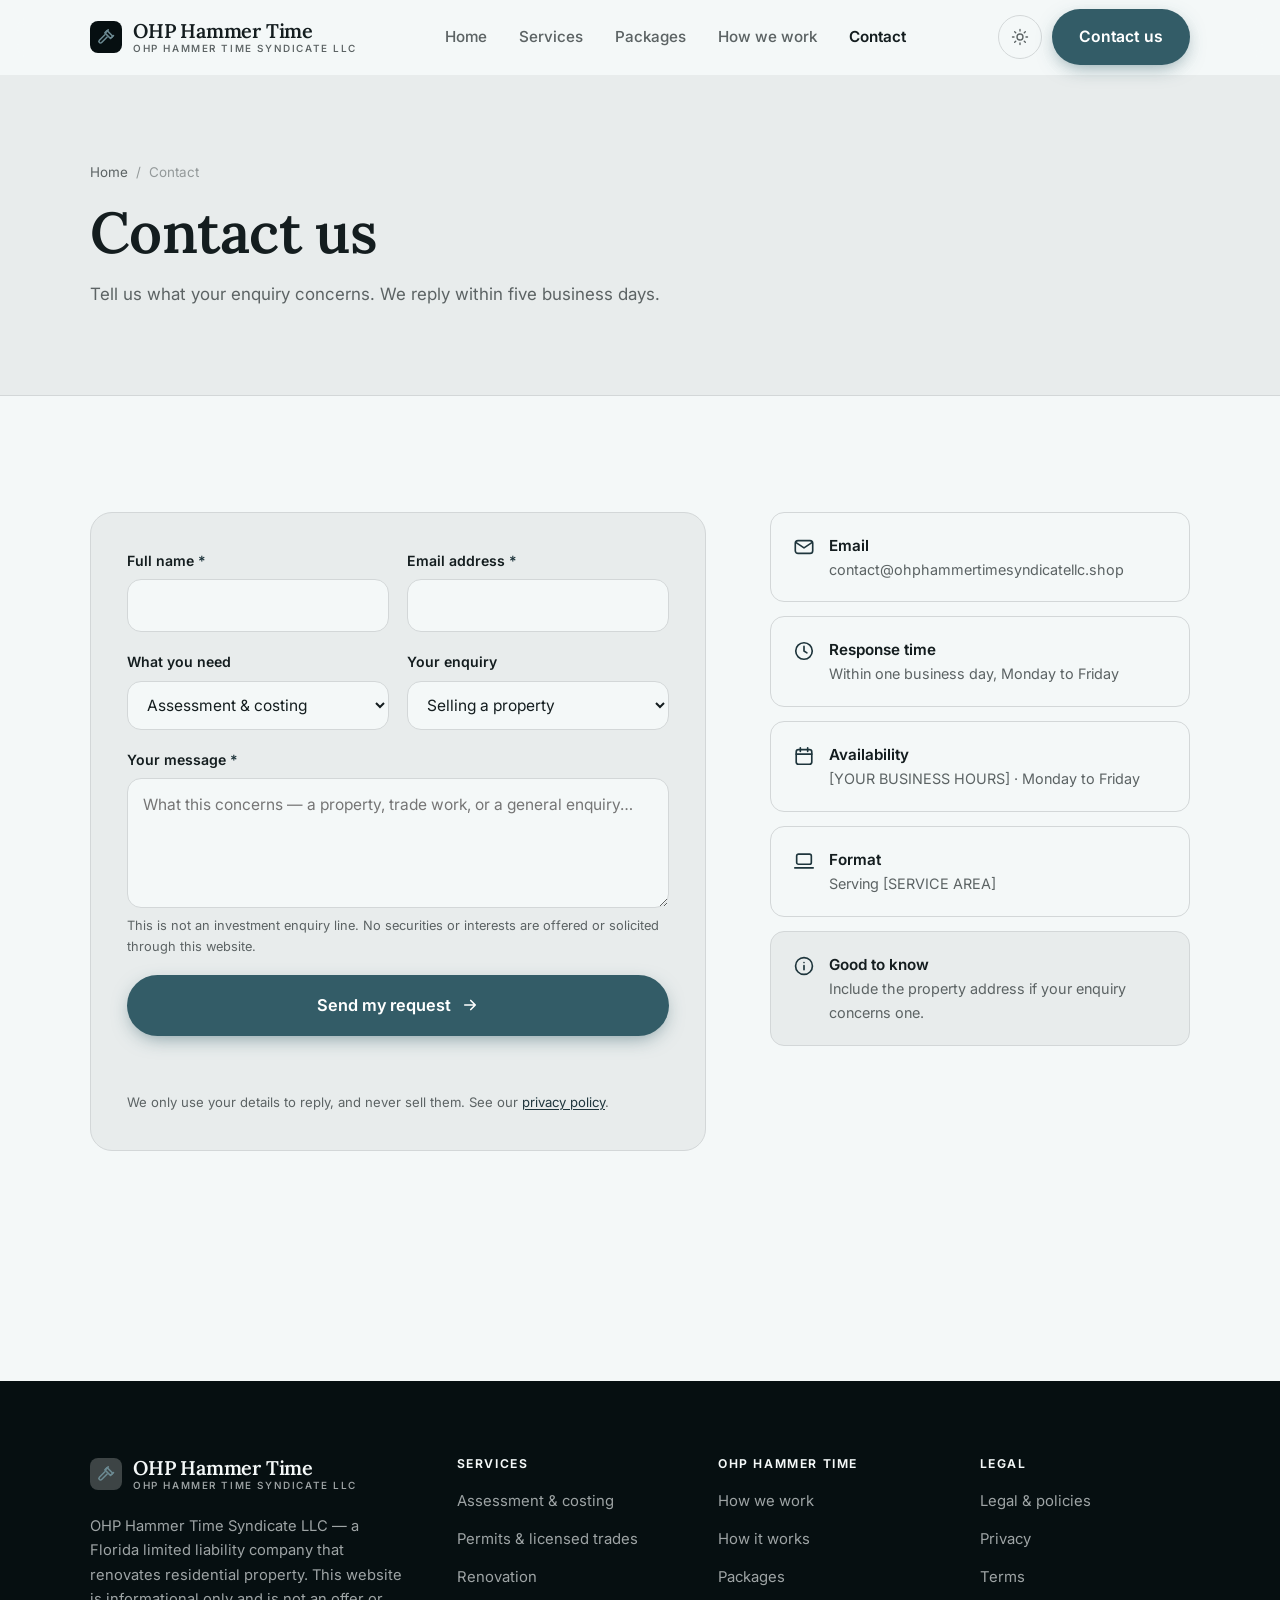
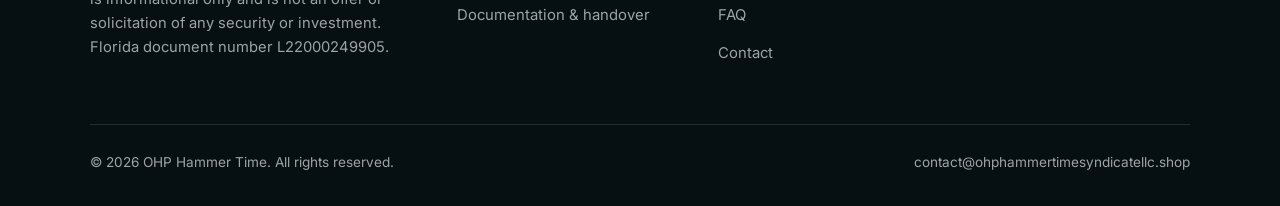
<file: contact.html>
<!DOCTYPE html>
<html lang="en" class="no-js">
<head>
<meta charset="utf-8">
<meta name="viewport" content="width=device-width, initial-scale=1">
<title>Contact — OHP Hammer Time</title>
<meta name="description" content="Contact OHP Hammer Time Syndicate LLC. We reply within five business days.">
<link rel="canonical" href="https://ohphammertimesyndicatellc.shop/contact.html">

<meta property="og:type" content="website">
<meta property="og:url" content="https://ohphammertimesyndicatellc.shop/contact.html">
<meta property="og:site_name" content="OHP Hammer Time">
<meta property="og:locale" content="en_US">
<meta property="og:title" content="Contact — OHP Hammer Time">
<meta property="og:description" content="Contact OHP Hammer Time Syndicate LLC. We reply within five business days.">
<meta name="theme-color" content="#060f11">

<link rel="icon" href="assets/img/favicon.svg" type="image/svg+xml">
<link rel="preconnect" href="https://fonts.googleapis.com">
<link rel="preconnect" href="https://fonts.gstatic.com" crossorigin>
<link rel="stylesheet" href="https://fonts.googleapis.com/css2?family=Lora:wght@400;600;700&family=Inter:wght@400..700&display=swap">
<link rel="stylesheet" href="assets/css/style.css">

<!-- Thème appliqué avant le premier rendu (évite le flash) -->
<script>
document.documentElement.classList.remove('no-js');
(function(){try{var t=localStorage.getItem('site-theme');if(t){document.documentElement.setAttribute('data-theme',t);}}catch(e){}})();
</script>
</head>

<body>
<a class="skip-link" href="#main">Skip to main content</a>

<header class="site-header">
  <nav class="wrap nav" aria-label="Main navigation">
    <a class="brand" href="index.html">
      <svg class="brand__mark" viewBox="0 0 64 64" aria-hidden="true">
        <rect class="bm-bg" width="64" height="64" rx="16"/>
        <g class="bm-ic" transform="translate(14 14) scale(1.5)" fill="none" stroke-width="2.1" stroke-linecap="round" stroke-linejoin="round"><path d="M13.5 3.5 21 11l-3 3-7.5-7.5z"/><path d="M10.5 9 3.2 16.3a2.1 2.1 0 0 0 3 3L13.5 12"/><path d="M15 2.5 12 5.5M19.5 12.5 22 10"/></g>
      </svg>
      <span>OHP Hammer Time<span class="brand__sub">OHP Hammer Time Syndicate LLC</span></span>
    </a>

    <ul class="nav__links" id="nav-links">
      <li><a href="index.html">Home</a></li>
      <li><a href="programs.html">Services</a></li>
      <li><a href="index.html#pricing">Packages</a></li>
      <li><a href="about.html">How we work</a></li>
      <li><a href="contact.html" aria-current="page">Contact</a></li>
      <li><a class="btn btn--primary" href="contact.html">Contact us</a></li>
    </ul>

    <div class="nav__cta">
      <button class="theme-toggle" type="button" aria-label="Switch to dark theme">
        <svg class="icon-sun" viewBox="0 0 24 24" fill="none" stroke="currentColor" stroke-width="1.8" stroke-linecap="round" aria-hidden="true"><circle cx="12" cy="12" r="4"/><path d="M12 2v2m0 16v2M2 12h2m16 0h2M4.9 4.9l1.4 1.4m11.4 11.4 1.4 1.4M19.1 4.9l-1.4 1.4M6.3 17.7l-1.4 1.4"/></svg>
        <svg class="icon-moon" viewBox="0 0 24 24" fill="none" stroke="currentColor" stroke-width="1.8" stroke-linecap="round" stroke-linejoin="round" aria-hidden="true"><path d="M21 12.8A9 9 0 1 1 11.2 3a7 7 0 0 0 9.8 9.8z"/></svg>
      </button>
      <a class="btn btn--primary" href="contact.html">Contact us</a>
      <button class="nav__toggle" type="button" aria-expanded="false" aria-controls="nav-links" aria-label="Open menu">
        <svg class="icon-open" viewBox="0 0 24 24" fill="none" stroke="currentColor" stroke-width="2" stroke-linecap="round" aria-hidden="true"><path d="M3 6h18M3 12h18M3 18h18"/></svg>
        <svg class="icon-close" viewBox="0 0 24 24" fill="none" stroke="currentColor" stroke-width="2" stroke-linecap="round" aria-hidden="true"><path d="M6 6l12 12M18 6L6 18"/></svg>
      </button>
    </div>
  </nav>
</header>

<main id="main">

<section class="page-head">
  <div class="wrap">
    <nav class="breadcrumb" aria-label="Breadcrumb">
      <a href="index.html">Home</a><span>/</span><span aria-current="page">Contact</span>
    </nav>
    <h1>Contact us</h1>
    <p>Tell us what your enquiry concerns. We reply within five business days.</p>
  </div>
</section>

<section class="section wrap">
  <div class="form-layout">

    <!--
      FORM: the action attribute holds a placeholder id. Create a free form at
      https://formspree.io and replace VOTRE_ID_FORMSPREE. Until then, the button
      opens the visitor's email app with a pre-filled message to contact@ohphammertimesyndicatellc.shop.
    -->
    <form class="form" id="contact-form" action="https://formspree.io/f/VOTRE_ID_FORMSPREE" method="POST"
          data-email="contact@ohphammertimesyndicatellc.shop" data-subject="Enquiry"
          data-msg-mail="Your email app will open with the message ready to send." data-msg-sending="Sending…"
          data-msg-ok="Thanks! Your message is on its way. We reply within one business day." data-msg-err="Sending failed. Please email us directly at">
      <div class="form__row">
        <div class="field">
          <label for="nom">Full name <span class="req" aria-hidden="true">*</span></label>
          <input type="text" id="nom" name="nom" autocomplete="name" required>
        </div>
        <div class="field">
          <label for="email">Email address <span class="req" aria-hidden="true">*</span></label>
          <input type="email" id="email" name="email" autocomplete="email" required>
        </div>
      </div>

      <div class="form__row">
        <div class="field">
          <label for="programme">What you need</label>
          <select id="programme" name="programme">
            <option>Assessment &amp; costing</option>
            <option>Permits &amp; licensed trades</option>
            <option>Renovation</option>
            <option>Documentation &amp; handover</option>
            <option>Not sure yet</option>
          </select>
        </div>
        <div class="field">
          <label for="niveau">Your enquiry</label>
          <select id="niveau" name="niveau">
            <option>Selling a property</option>
            <option>A trade or supplier</option>
            <option>Verifying the company</option>
            <option>Something else</option>
          </select>
        </div>
      </div>

      <div class="field">
        <label for="message">Your message <span class="req" aria-hidden="true">*</span></label>
        <textarea id="message" name="message" required placeholder="What this concerns — a property, trade work, or a general enquiry…"></textarea>
        <span class="field__hint">This is not an investment enquiry line. No securities or interests are offered or solicited through this website.</span>
      </div>

      <!-- Bot trap: hidden from humans -->
      <div class="visually-hidden" aria-hidden="true">
        <label for="site-web">Leave this field empty</label>
        <input type="text" id="site-web" name="_gotcha" tabindex="-1" autocomplete="off">
      </div>

      <button class="btn btn--primary btn--lg" type="submit">Send my request <svg viewBox="0 0 24 24" fill="none" stroke="currentColor" stroke-width="2.2" stroke-linecap="round" stroke-linejoin="round" aria-hidden="true"><path d="M5 12h14M13 6l6 6-6 6"/></svg></button>

      <p id="form-status" class="form__status" role="status" aria-live="polite"></p>

      <p class="form__note">
        We only use your details to reply, and never sell them. See our <a href="legal.html#privacy">privacy policy</a>.
      </p>
    </form>

    <aside class="contact-aside">
      <div class="contact-card">
        <svg viewBox="0 0 24 24" fill="none" stroke="currentColor" stroke-width="1.8" stroke-linecap="round" stroke-linejoin="round" aria-hidden="true"><rect x="2.5" y="5" width="19" height="14" rx="3"/><path d="M3 7l9 6 9-6"/></svg>
        <div><b>Email</b><a href="mailto:contact@ohphammertimesyndicatellc.shop">contact@ohphammertimesyndicatellc.shop</a></div>
      </div>
      <div class="contact-card">
        <svg viewBox="0 0 24 24" fill="none" stroke="currentColor" stroke-width="1.8" stroke-linecap="round" stroke-linejoin="round" aria-hidden="true"><circle cx="12" cy="12" r="9"/><path d="M12 7v5l3.2 2"/></svg>
        <div><b>Response time</b><span>Within one business day, Monday to Friday</span></div>
      </div>
      <div class="contact-card">
        <svg viewBox="0 0 24 24" fill="none" stroke="currentColor" stroke-width="1.8" stroke-linecap="round" stroke-linejoin="round" aria-hidden="true"><rect x="3.5" y="5" width="17" height="16" rx="2.5"/><path d="M8 3v4M16 3v4M3.5 10h17"/></svg>
        <div><b>Availability</b><span>[YOUR BUSINESS HOURS] · Monday to Friday</span></div>
      </div>
      <div class="contact-card">
        <svg viewBox="0 0 24 24" fill="none" stroke="currentColor" stroke-width="1.8" stroke-linecap="round" stroke-linejoin="round" aria-hidden="true"><rect x="4" y="4.5" width="16" height="11" rx="2"/><path d="M2 19.5h20"/></svg>
        <div><b>Format</b><span>Serving [SERVICE AREA]</span></div>
      </div>
      <div class="contact-card contact-card--soft">
        <svg viewBox="0 0 24 24" fill="none" stroke="currentColor" stroke-width="1.8" stroke-linecap="round" stroke-linejoin="round" aria-hidden="true"><circle cx="12" cy="12" r="9.2"/><path d="M12 16v-4.5M12 8.2v.1"/></svg>
        <div><b>Good to know</b><span>Include the property address if your enquiry concerns one.</span></div>
      </div>
    </aside>

  </div>
</section>

</main>

<footer class="site-footer">
  <div class="wrap">
    <div class="footer__grid">
      <div class="footer__brand">
        <a class="brand" href="index.html">
          <svg class="brand__mark" viewBox="0 0 64 64" aria-hidden="true">
        <rect class="bm-bg" width="64" height="64" rx="16"/>
        <g class="bm-ic" transform="translate(14 14) scale(1.5)" fill="none" stroke-width="2.1" stroke-linecap="round" stroke-linejoin="round"><path d="M13.5 3.5 21 11l-3 3-7.5-7.5z"/><path d="M10.5 9 3.2 16.3a2.1 2.1 0 0 0 3 3L13.5 12"/><path d="M15 2.5 12 5.5M19.5 12.5 22 10"/></g>
      </svg>
          <span>OHP Hammer Time<span class="brand__sub">OHP Hammer Time Syndicate LLC</span></span>
        </a>
        <p>OHP Hammer Time Syndicate LLC — a Florida limited liability company that renovates residential property. This website is informational only and is not an offer or solicitation of any security or investment. Florida document number L22000249905.</p>
      </div>

      <div class="footer__col">
        <h4>Services</h4>
        <ul>
          <li><a href="programs.html#assess">Assessment &amp; costing</a></li>
          <li><a href="programs.html#permits">Permits &amp; licensed trades</a></li>
          <li><a href="programs.html#renovate">Renovation</a></li>
          <li><a href="programs.html#document">Documentation &amp; handover</a></li>
        </ul>
      </div>

      <div class="footer__col">
        <h4>OHP Hammer Time</h4>
        <ul>
          <li><a href="about.html">How we work</a></li>
          <li><a href="index.html#how-it-works">How it works</a></li>
          <li><a href="index.html#pricing">Packages</a></li>
          <li><a href="index.html#faq">FAQ</a></li>
          <li><a href="contact.html">Contact</a></li>
        </ul>
      </div>

      <div class="footer__col">
        <h4>Legal</h4>
        <ul>
          <li><a href="legal.html">Legal &amp; policies</a></li>
          <li><a href="legal.html#privacy">Privacy</a></li>
          <li><a href="legal.html#terms">Terms</a></li>
        </ul>
      </div>
    </div>

    <div class="footer__bottom">
      <p>© <span data-year>2026</span> OHP Hammer Time. All rights reserved.</p>
      <p><a href="mailto:contact@ohphammertimesyndicatellc.shop">contact@ohphammertimesyndicatellc.shop</a></p>
    </div>
  </div>
</footer>

<script src="assets/js/main.js" defer></script>
</body>
</html>
</file>
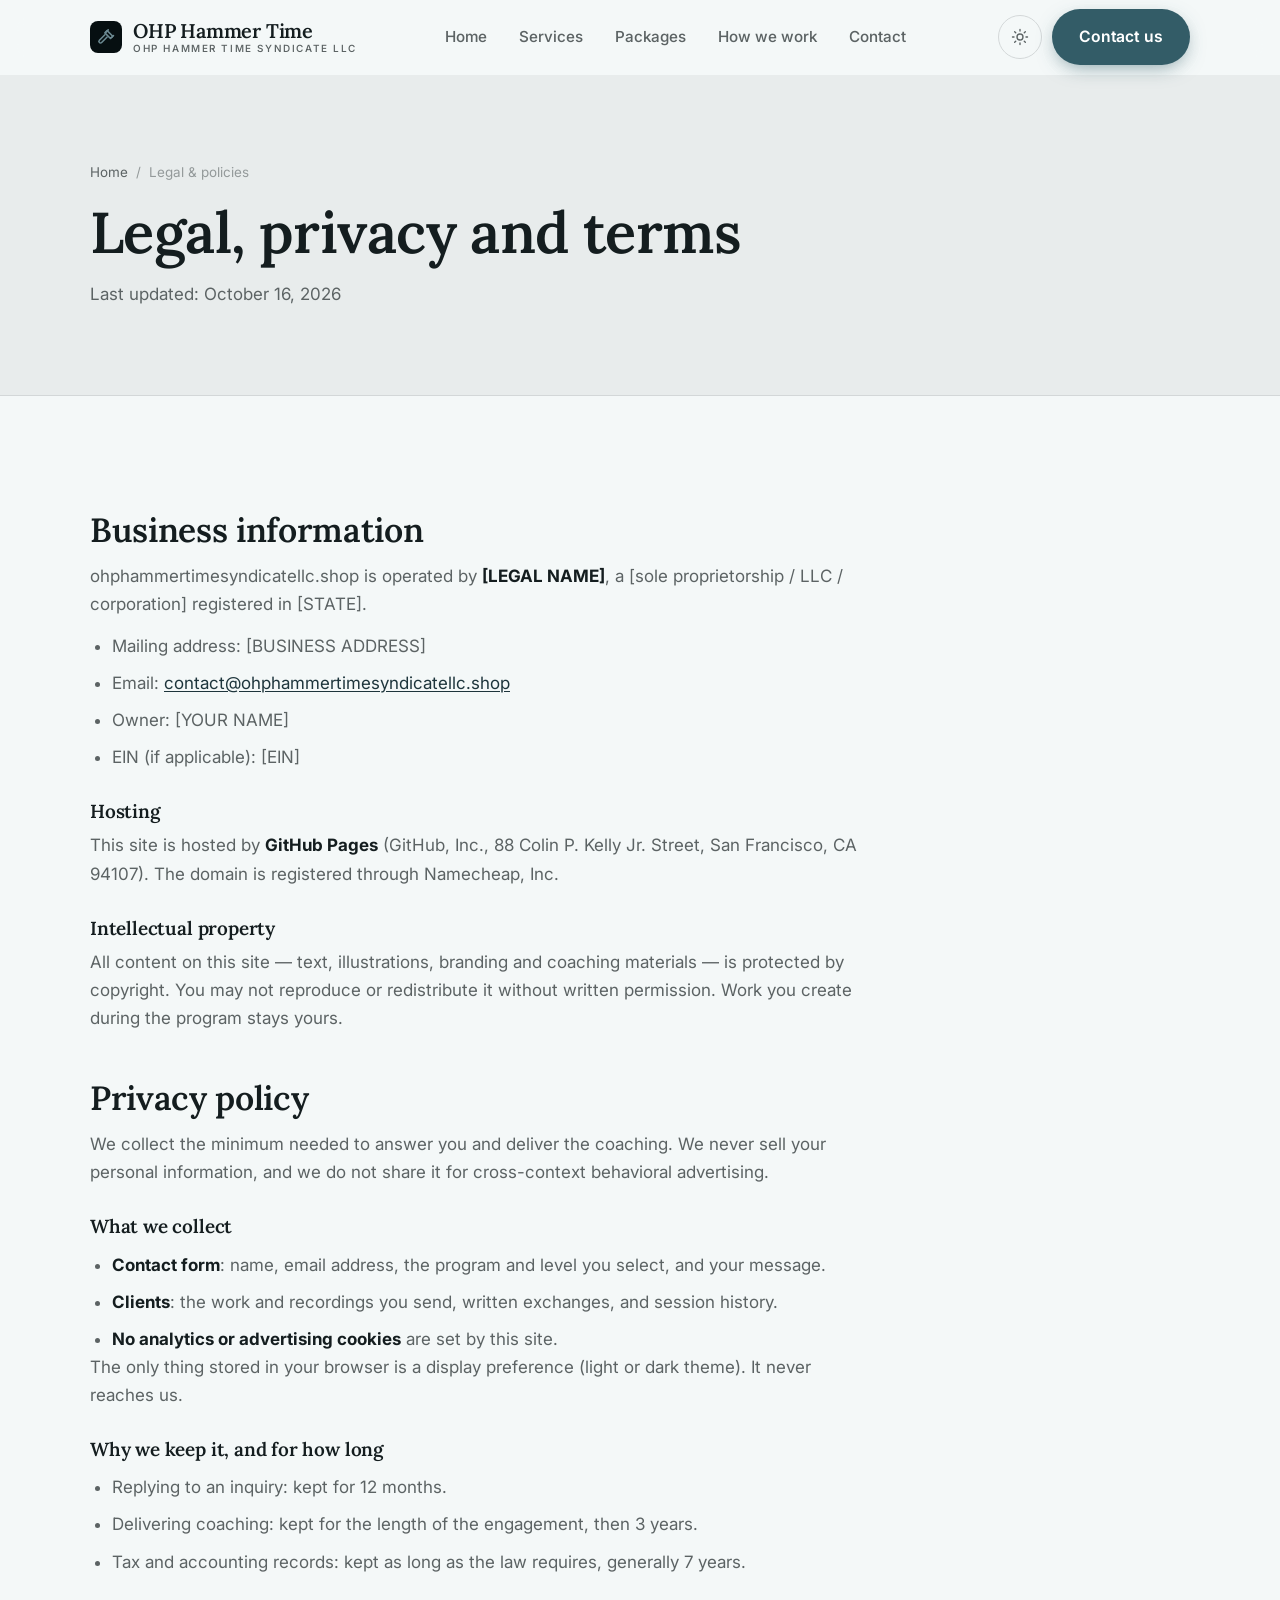
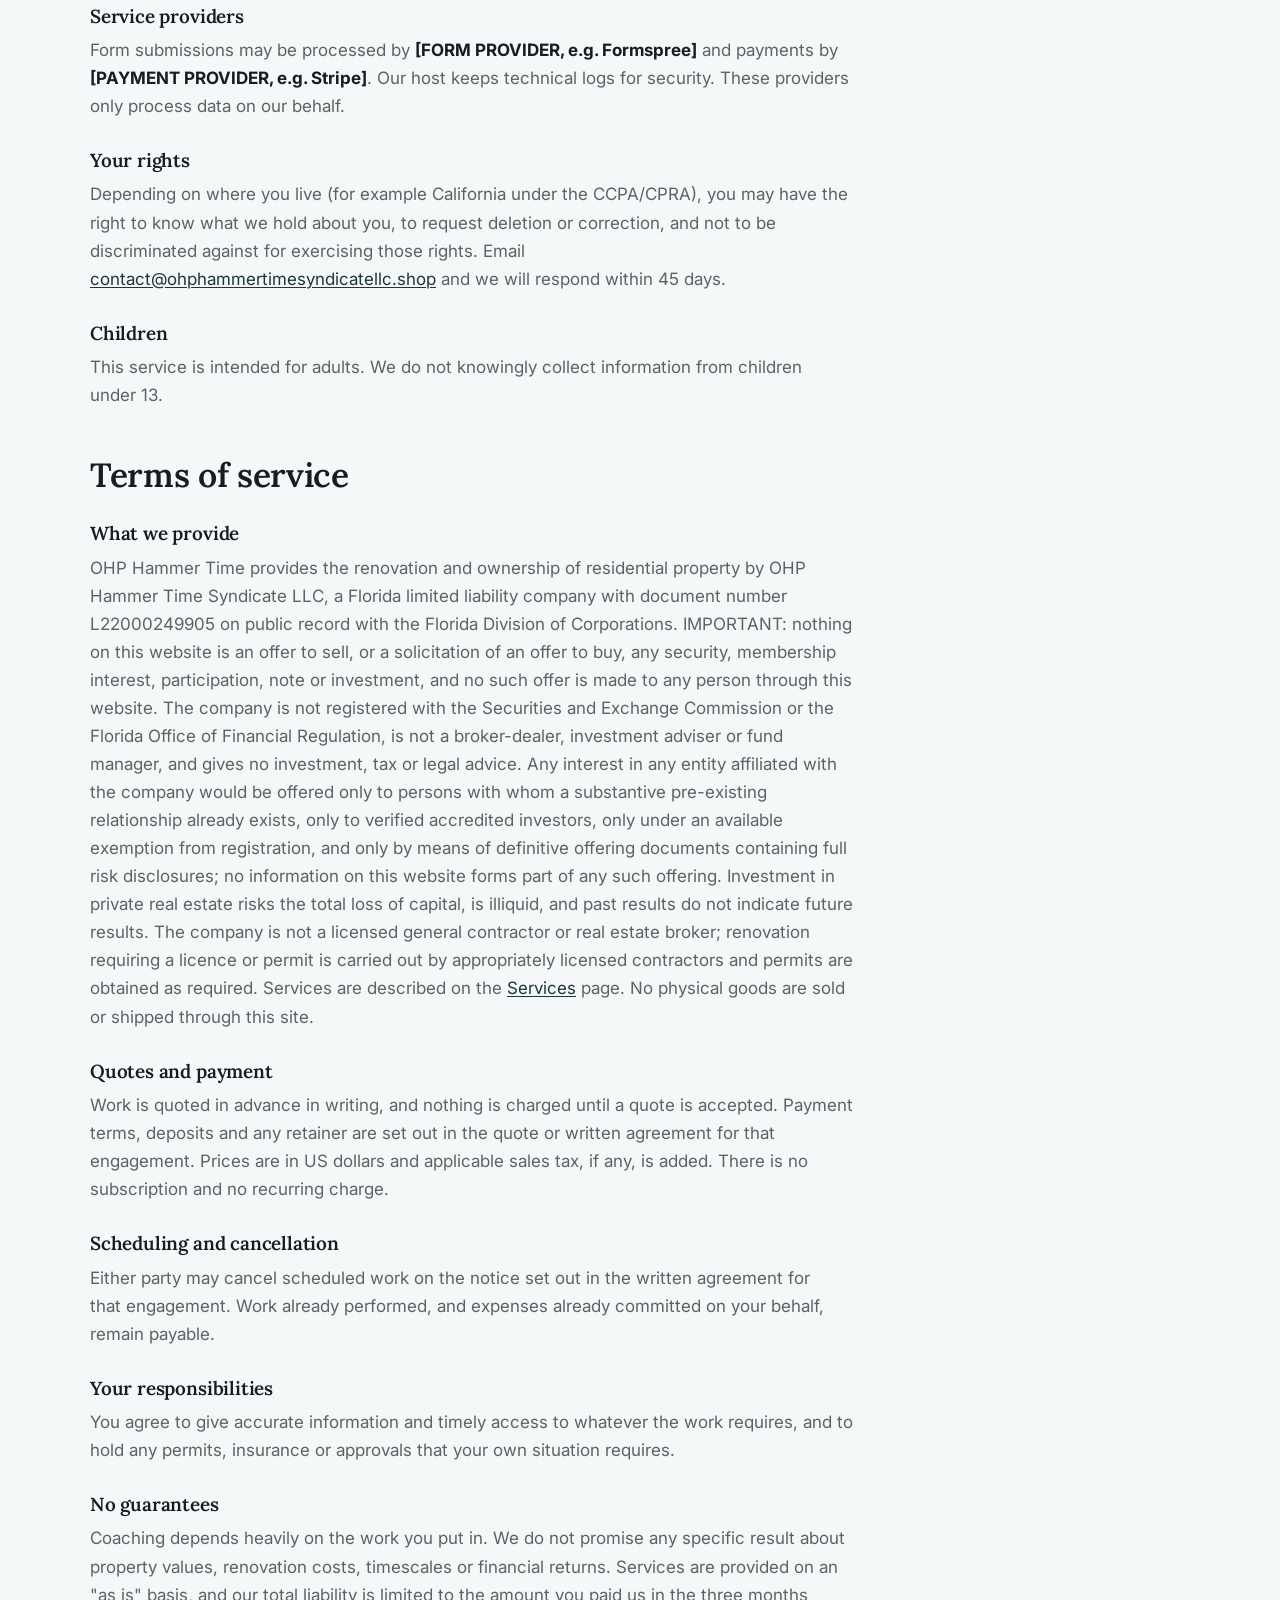
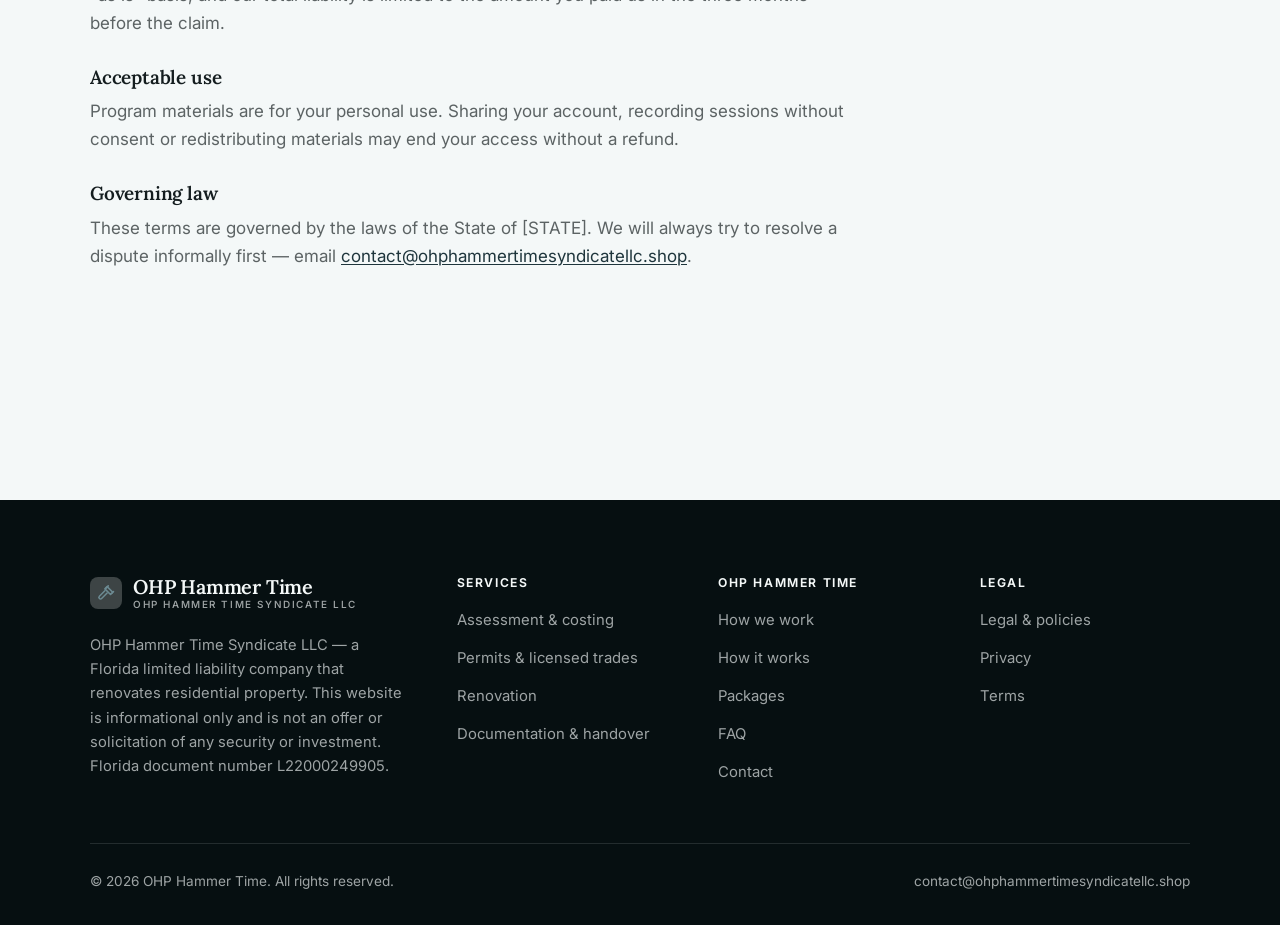
<file: legal.html>
<!DOCTYPE html>
<html lang="en" class="no-js">
<head>
<meta charset="utf-8">
<meta name="viewport" content="width=device-width, initial-scale=1">
<title>Legal, privacy and terms — OHP Hammer Time</title>
<meta name="description" content="Business information, privacy policy and terms of service for OHP Hammer Time.">
<meta name="robots" content="noindex">

<meta property="og:type" content="website">
<meta property="og:url" content="https://ohphammertimesyndicatellc.shop/legal.html">
<meta property="og:site_name" content="OHP Hammer Time">
<meta property="og:locale" content="en_US">
<meta property="og:title" content="Legal, privacy and terms — OHP Hammer Time">
<meta property="og:description" content="Business information, privacy policy and terms of service for OHP Hammer Time.">
<meta name="theme-color" content="#060f11">

<link rel="icon" href="assets/img/favicon.svg" type="image/svg+xml">
<link rel="preconnect" href="https://fonts.googleapis.com">
<link rel="preconnect" href="https://fonts.gstatic.com" crossorigin>
<link rel="stylesheet" href="https://fonts.googleapis.com/css2?family=Lora:wght@400;600;700&family=Inter:wght@400..700&display=swap">
<link rel="stylesheet" href="assets/css/style.css">

<!-- Thème appliqué avant le premier rendu (évite le flash) -->
<script>
document.documentElement.classList.remove('no-js');
(function(){try{var t=localStorage.getItem('site-theme');if(t){document.documentElement.setAttribute('data-theme',t);}}catch(e){}})();
</script>
</head>

<body>
<a class="skip-link" href="#main">Skip to main content</a>

<header class="site-header">
  <nav class="wrap nav" aria-label="Main navigation">
    <a class="brand" href="index.html">
      <svg class="brand__mark" viewBox="0 0 64 64" aria-hidden="true">
        <rect class="bm-bg" width="64" height="64" rx="16"/>
        <g class="bm-ic" transform="translate(14 14) scale(1.5)" fill="none" stroke-width="2.1" stroke-linecap="round" stroke-linejoin="round"><path d="M13.5 3.5 21 11l-3 3-7.5-7.5z"/><path d="M10.5 9 3.2 16.3a2.1 2.1 0 0 0 3 3L13.5 12"/><path d="M15 2.5 12 5.5M19.5 12.5 22 10"/></g>
      </svg>
      <span>OHP Hammer Time<span class="brand__sub">OHP Hammer Time Syndicate LLC</span></span>
    </a>

    <ul class="nav__links" id="nav-links">
      <li><a href="index.html">Home</a></li>
      <li><a href="programs.html">Services</a></li>
      <li><a href="index.html#pricing">Packages</a></li>
      <li><a href="about.html">How we work</a></li>
      <li><a href="contact.html">Contact</a></li>
      <li><a class="btn btn--primary" href="contact.html">Contact us</a></li>
    </ul>

    <div class="nav__cta">
      <button class="theme-toggle" type="button" aria-label="Switch to dark theme">
        <svg class="icon-sun" viewBox="0 0 24 24" fill="none" stroke="currentColor" stroke-width="1.8" stroke-linecap="round" aria-hidden="true"><circle cx="12" cy="12" r="4"/><path d="M12 2v2m0 16v2M2 12h2m16 0h2M4.9 4.9l1.4 1.4m11.4 11.4 1.4 1.4M19.1 4.9l-1.4 1.4M6.3 17.7l-1.4 1.4"/></svg>
        <svg class="icon-moon" viewBox="0 0 24 24" fill="none" stroke="currentColor" stroke-width="1.8" stroke-linecap="round" stroke-linejoin="round" aria-hidden="true"><path d="M21 12.8A9 9 0 1 1 11.2 3a7 7 0 0 0 9.8 9.8z"/></svg>
      </button>
      <a class="btn btn--primary" href="contact.html">Contact us</a>
      <button class="nav__toggle" type="button" aria-expanded="false" aria-controls="nav-links" aria-label="Open menu">
        <svg class="icon-open" viewBox="0 0 24 24" fill="none" stroke="currentColor" stroke-width="2" stroke-linecap="round" aria-hidden="true"><path d="M3 6h18M3 12h18M3 18h18"/></svg>
        <svg class="icon-close" viewBox="0 0 24 24" fill="none" stroke="currentColor" stroke-width="2" stroke-linecap="round" aria-hidden="true"><path d="M6 6l12 12M18 6L6 18"/></svg>
      </button>
    </div>
  </nav>
</header>

<main id="main">

<section class="page-head">
  <div class="wrap">
    <nav class="breadcrumb" aria-label="Breadcrumb">
      <a href="index.html">Home</a><span>/</span><span aria-current="page">Legal &amp; policies</span>
    </nav>
    <h1>Legal, privacy and terms</h1>
    <p>Last updated: <time datetime="2026-10-16">October 16, 2026</time></p>
  </div>
</section>

<section class="section wrap">
  <div class="prose">

    <!--
      TO DO: this is a skeleton, not legal advice. Replace every [BRACKET] with
      your real details before selling, and have a lawyer review it if you can.
      Consumer protection rules differ by state.
    -->

    <h2 id="business">Business information</h2>
    <p>
      ohphammertimesyndicatellc.shop is operated by <strong>[LEGAL NAME]</strong>, a [sole proprietorship / LLC / corporation]
      registered in [STATE].
    </p>
    <ul>
      <li>Mailing address: [BUSINESS ADDRESS]</li>
      <li>Email: <a href="mailto:contact@ohphammertimesyndicatellc.shop">contact@ohphammertimesyndicatellc.shop</a></li>
      <li>Owner: [YOUR NAME]</li>
      <li>EIN (if applicable): [EIN]</li>
    </ul>

    <h3>Hosting</h3>
    <p>
      This site is hosted by <strong>GitHub Pages</strong> (GitHub, Inc., 88 Colin P. Kelly Jr. Street,
      San Francisco, CA 94107). The domain is registered through Namecheap, Inc.
    </p>

    <h3>Intellectual property</h3>
    <p>
      All content on this site — text, illustrations, branding and coaching materials — is protected by
      copyright. You may not reproduce or redistribute it without written permission. Work you create during
      the program stays yours.
    </p>

    <h2 id="privacy">Privacy policy</h2>
    <p>
      We collect the minimum needed to answer you and deliver the coaching. We never sell your personal
      information, and we do not share it for cross-context behavioral advertising.
    </p>
    <h3>What we collect</h3>
    <ul>
      <li><strong>Contact form</strong>: name, email address, the program and level you select, and your message.</li>
      <li><strong>Clients</strong>: the work and recordings you send, written exchanges, and session history.</li>
      <li><strong>No analytics or advertising cookies</strong> are set by this site.</li>
    </ul>
    <p>
      The only thing stored in your browser is a display preference (light or dark theme). It never reaches us.
    </p>
    <h3>Why we keep it, and for how long</h3>
    <ul>
      <li>Replying to an inquiry: kept for 12 months.</li>
      <li>Delivering coaching: kept for the length of the engagement, then 3 years.</li>
      <li>Tax and accounting records: kept as long as the law requires, generally 7 years.</li>
    </ul>
    <h3>Service providers</h3>
    <p>
      Form submissions may be processed by <strong>[FORM PROVIDER, e.g. Formspree]</strong> and payments by
      <strong>[PAYMENT PROVIDER, e.g. Stripe]</strong>. Our host keeps technical logs for security. These
      providers only process data on our behalf.
    </p>
    <h3>Your rights</h3>
    <p>
      Depending on where you live (for example California under the CCPA/CPRA), you may have the right to
      know what we hold about you, to request deletion or correction, and not to be discriminated against for
      exercising those rights. Email <a href="mailto:contact@ohphammertimesyndicatellc.shop">contact@ohphammertimesyndicatellc.shop</a> and we will respond within 45 days.
    </p>
    <h3>Children</h3>
    <p>
      This service is intended for adults. We do not knowingly collect information from children under 13.
    </p>

    <h2 id="terms">Terms of service</h2>
    <h3>What we provide</h3>
    <p>
      OHP Hammer Time provides the renovation and ownership of residential property by OHP Hammer Time Syndicate LLC, a Florida limited liability company with document number L22000249905 on public record with the Florida Division of Corporations. IMPORTANT: nothing on this website is an offer to sell, or a solicitation of an offer to buy, any security, membership interest, participation, note or investment, and no such offer is made to any person through this website. The company is not registered with the Securities and Exchange Commission or the Florida Office of Financial Regulation, is not a broker-dealer, investment adviser or fund manager, and gives no investment, tax or legal advice. Any interest in any entity affiliated with the company would be offered only to persons with whom a substantive pre-existing relationship already exists, only to verified accredited investors, only under an available exemption from registration, and only by means of definitive offering documents containing full risk disclosures; no information on this website forms part of any such offering. Investment in private real estate risks the total loss of capital, is illiquid, and past results do not indicate future results. The company is not a licensed general contractor or real estate broker; renovation requiring a licence or permit is carried out by appropriately licensed contractors and permits are obtained as required. Services are described on the
      <a href="programs.html">Services</a> page. No physical goods are sold or shipped through this site.
    </p>
    <h3>Quotes and payment</h3>
    <p>
      Work is quoted in advance in writing, and nothing is charged until a quote is accepted. Payment terms,
      deposits and any retainer are set out in the quote or written agreement for that engagement. Prices are in
      US dollars and applicable sales tax, if any, is added. There is no subscription and no recurring charge.
    </p>
    <h3>Scheduling and cancellation</h3>
    <p>
      Either party may cancel scheduled work on the notice set out in the written agreement for that engagement.
      Work already performed, and expenses already committed on your behalf, remain payable.
    </p>
    <h3>Your responsibilities</h3>
    <p>
      You agree to give accurate information and timely access to whatever the work requires, and to hold any
      permits, insurance or approvals that your own situation requires.
    </p>

    <h3>No guarantees</h3>
    <p>
      Coaching depends heavily on the work you put in. We do not promise any specific result
      about property values, renovation costs, timescales or financial returns. Services are provided on an "as is" basis, and our total
      liability is limited to the amount you paid us in the three months before the claim.
    </p>
    <h3>Acceptable use</h3>
    <p>
      Program materials are for your personal use. Sharing your account, recording sessions without consent
      or redistributing materials may end your access without a refund.
    </p>
    <h3>Governing law</h3>
    <p>
      These terms are governed by the laws of the State of [STATE]. We will always try to resolve a dispute
      informally first — email <a href="mailto:contact@ohphammertimesyndicatellc.shop">contact@ohphammertimesyndicatellc.shop</a>.
    </p>

  </div>
</section>

</main>

<footer class="site-footer">
  <div class="wrap">
    <div class="footer__grid">
      <div class="footer__brand">
        <a class="brand" href="index.html">
          <svg class="brand__mark" viewBox="0 0 64 64" aria-hidden="true">
        <rect class="bm-bg" width="64" height="64" rx="16"/>
        <g class="bm-ic" transform="translate(14 14) scale(1.5)" fill="none" stroke-width="2.1" stroke-linecap="round" stroke-linejoin="round"><path d="M13.5 3.5 21 11l-3 3-7.5-7.5z"/><path d="M10.5 9 3.2 16.3a2.1 2.1 0 0 0 3 3L13.5 12"/><path d="M15 2.5 12 5.5M19.5 12.5 22 10"/></g>
      </svg>
          <span>OHP Hammer Time<span class="brand__sub">OHP Hammer Time Syndicate LLC</span></span>
        </a>
        <p>OHP Hammer Time Syndicate LLC — a Florida limited liability company that renovates residential property. This website is informational only and is not an offer or solicitation of any security or investment. Florida document number L22000249905.</p>
      </div>

      <div class="footer__col">
        <h4>Services</h4>
        <ul>
          <li><a href="programs.html#assess">Assessment &amp; costing</a></li>
          <li><a href="programs.html#permits">Permits &amp; licensed trades</a></li>
          <li><a href="programs.html#renovate">Renovation</a></li>
          <li><a href="programs.html#document">Documentation &amp; handover</a></li>
        </ul>
      </div>

      <div class="footer__col">
        <h4>OHP Hammer Time</h4>
        <ul>
          <li><a href="about.html">How we work</a></li>
          <li><a href="index.html#how-it-works">How it works</a></li>
          <li><a href="index.html#pricing">Packages</a></li>
          <li><a href="index.html#faq">FAQ</a></li>
          <li><a href="contact.html">Contact</a></li>
        </ul>
      </div>

      <div class="footer__col">
        <h4>Legal</h4>
        <ul>
          <li><a href="legal.html">Legal &amp; policies</a></li>
          <li><a href="legal.html#privacy">Privacy</a></li>
          <li><a href="legal.html#terms">Terms</a></li>
        </ul>
      </div>
    </div>

    <div class="footer__bottom">
      <p>© <span data-year>2026</span> OHP Hammer Time. All rights reserved.</p>
      <p><a href="mailto:contact@ohphammertimesyndicatellc.shop">contact@ohphammertimesyndicatellc.shop</a></p>
    </div>
  </div>
</footer>

<script src="assets/js/main.js" defer></script>
</body>
</html>
</file>
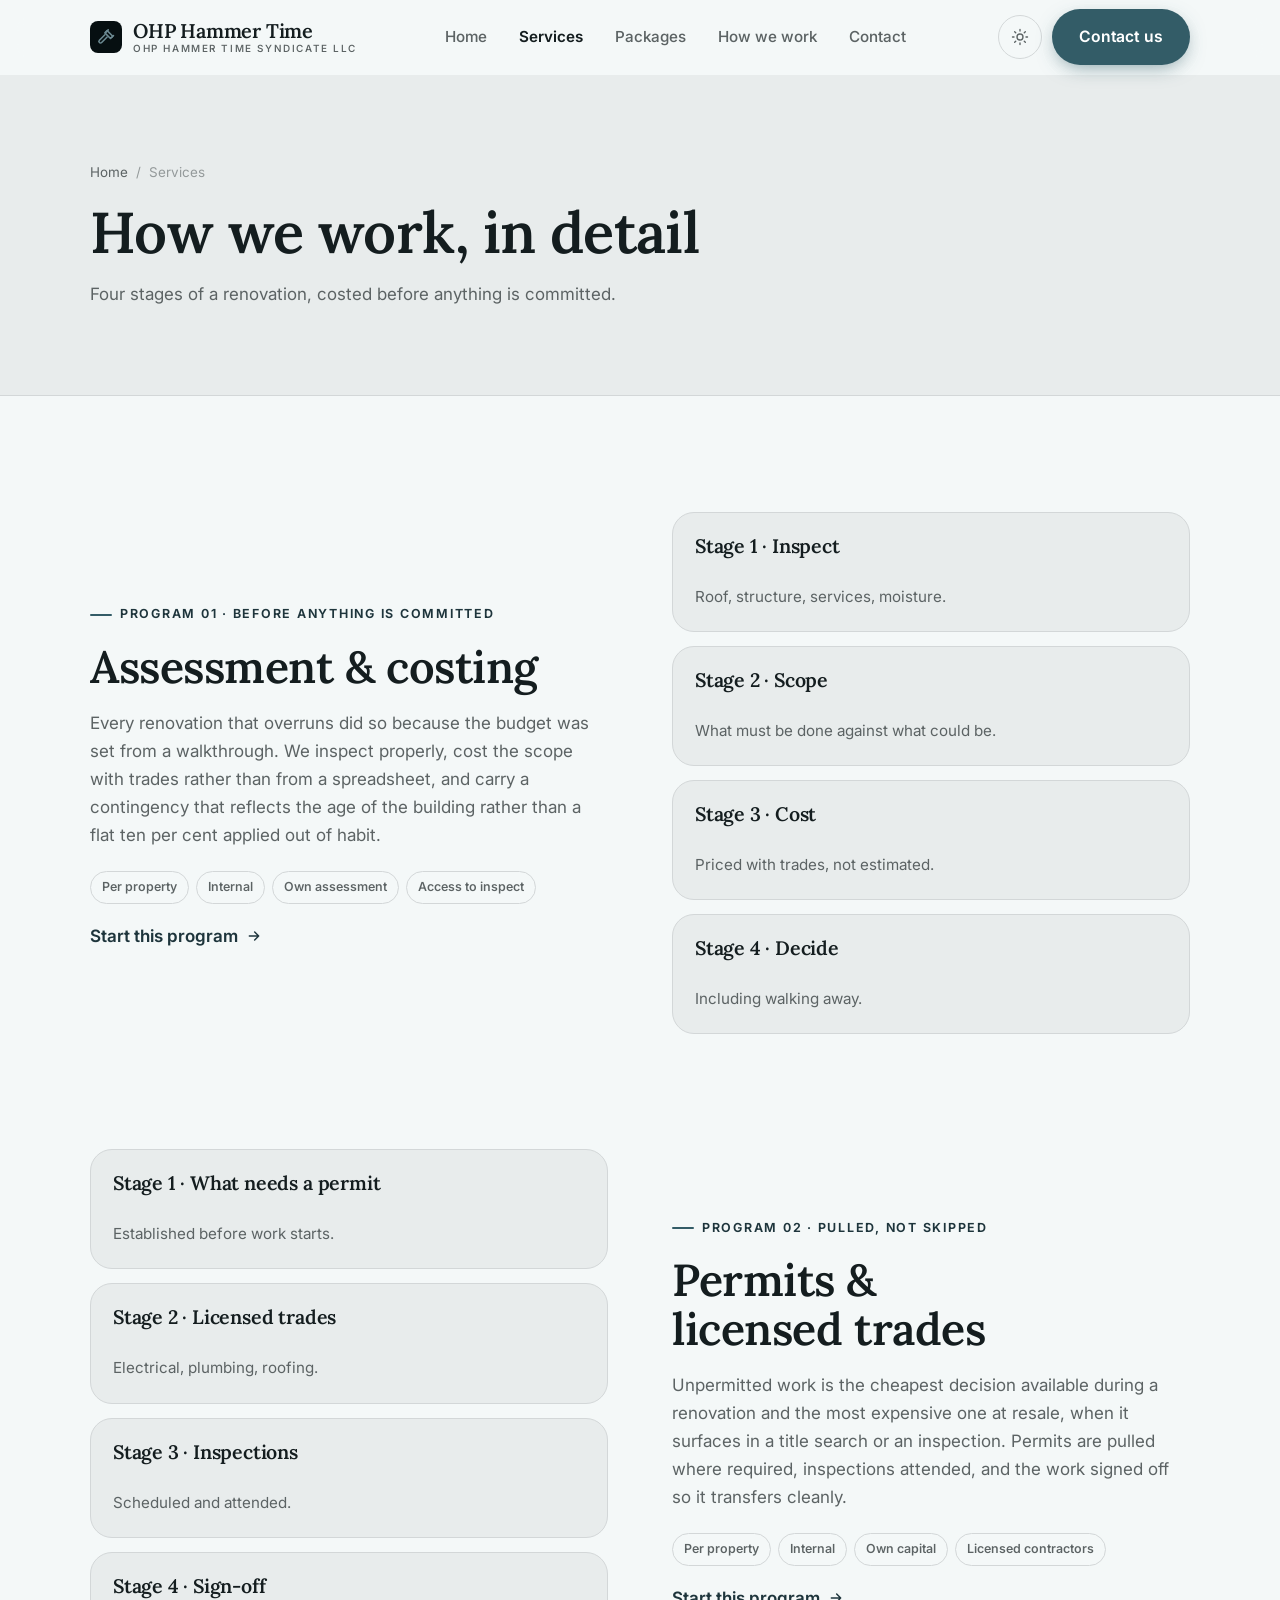
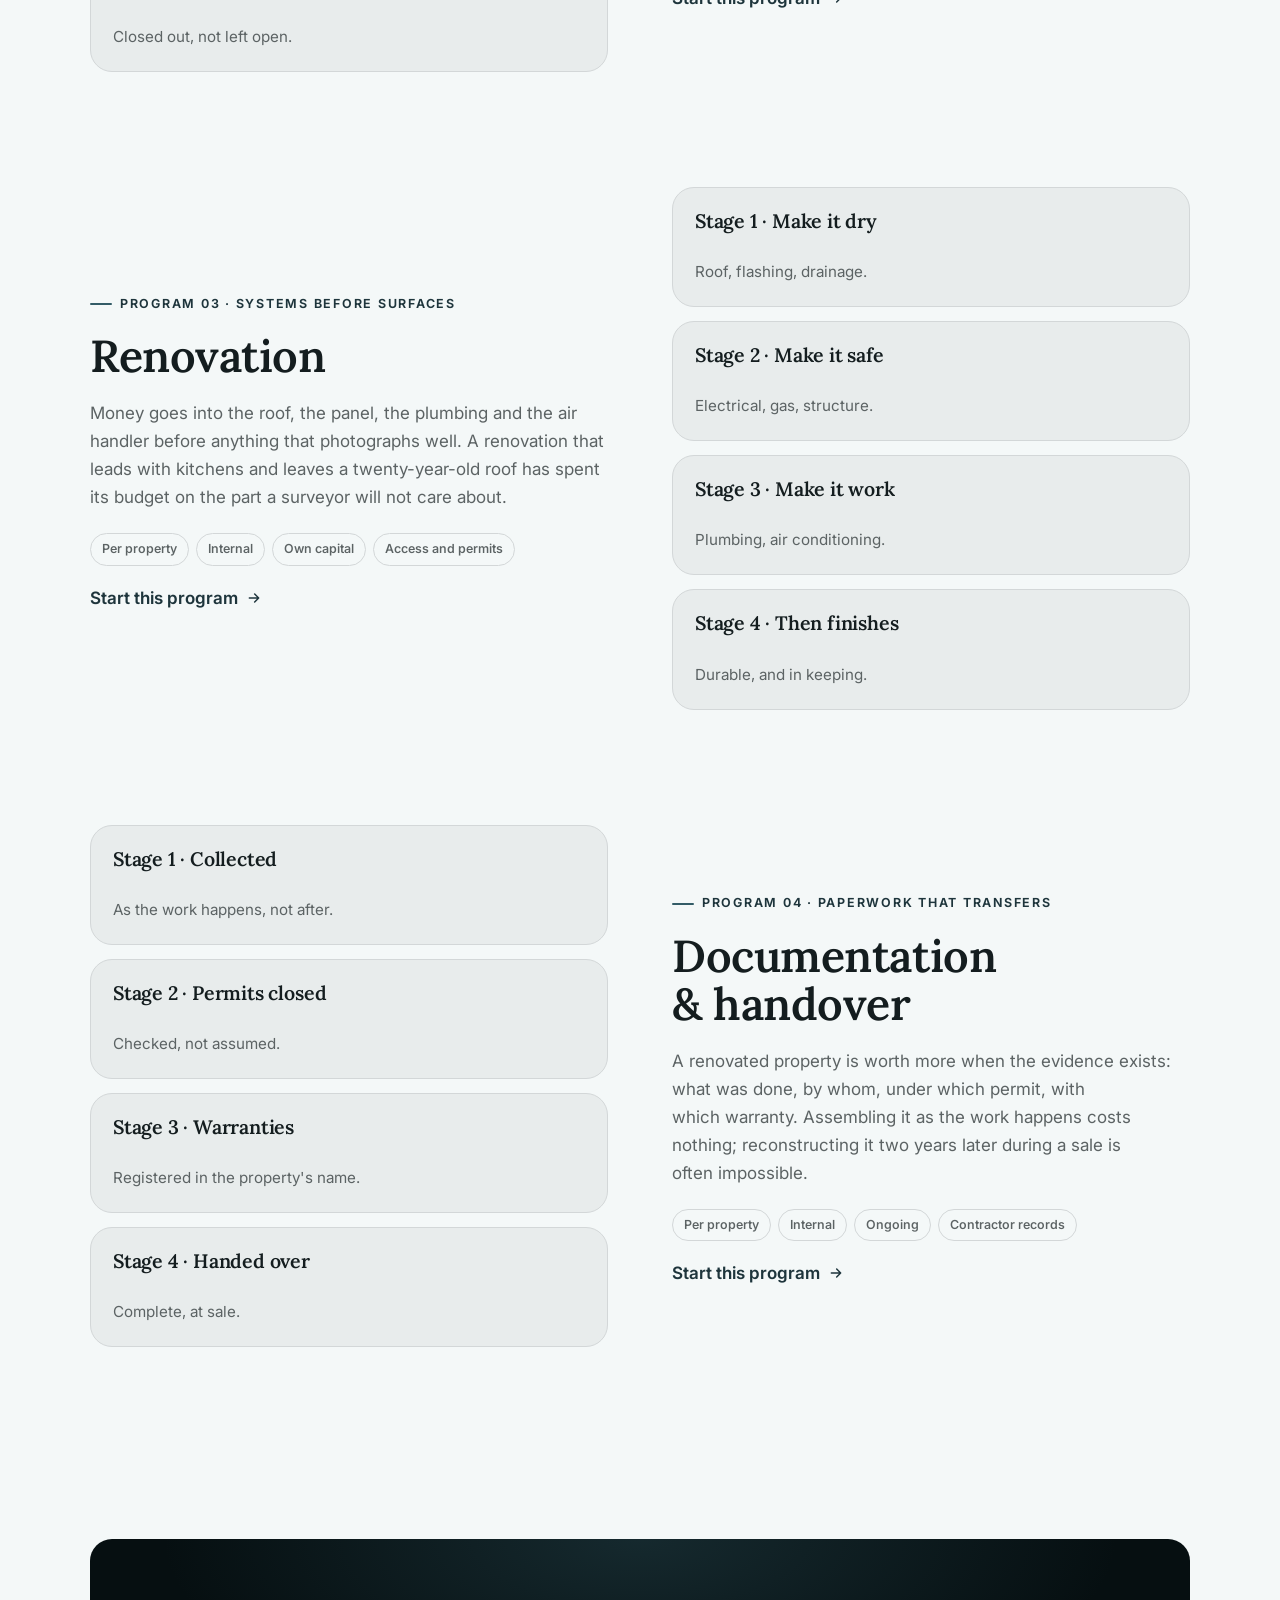
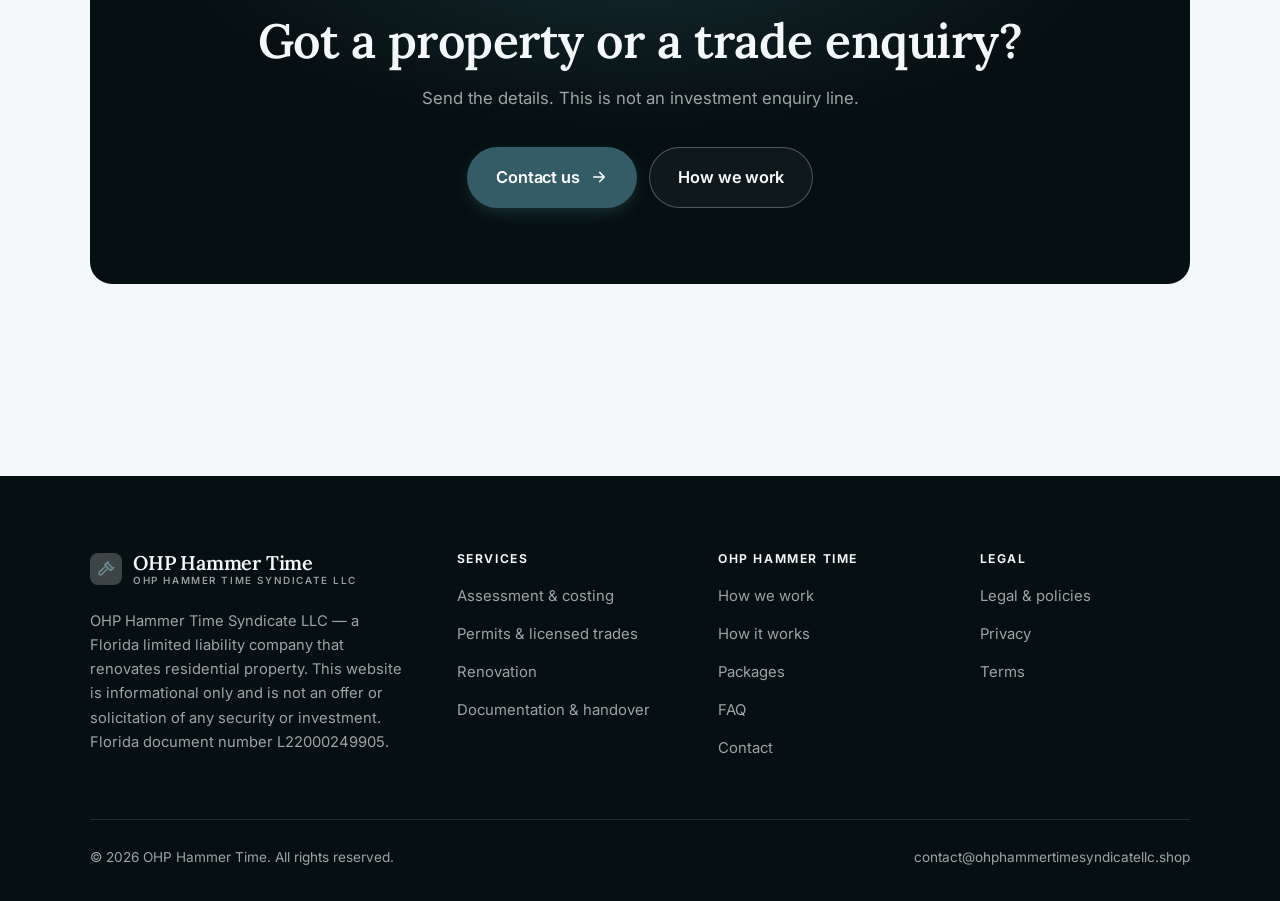
<file: programs.html>
<!DOCTYPE html>
<html lang="en" class="no-js">
<head>
<meta charset="utf-8">
<meta name="viewport" content="width=device-width, initial-scale=1">
<title>Services — OHP Hammer Time</title>
<meta name="description" content="What OHP Hammer Time Syndicate LLC does: assessment and costing, permits and licensed trades, renovation, and documentation.">
<link rel="canonical" href="https://ohphammertimesyndicatellc.shop/programs.html">

<meta property="og:type" content="website">
<meta property="og:url" content="https://ohphammertimesyndicatellc.shop/programs.html">
<meta property="og:site_name" content="OHP Hammer Time">
<meta property="og:locale" content="en_US">
<meta property="og:title" content="Services — OHP Hammer Time">
<meta property="og:description" content="What OHP Hammer Time Syndicate LLC does: assessment and costing, permits and licensed trades, renovation, and documentation.">
<meta name="theme-color" content="#060f11">

<link rel="icon" href="assets/img/favicon.svg" type="image/svg+xml">
<link rel="preconnect" href="https://fonts.googleapis.com">
<link rel="preconnect" href="https://fonts.gstatic.com" crossorigin>
<link rel="stylesheet" href="https://fonts.googleapis.com/css2?family=Lora:wght@400;600;700&family=Inter:wght@400..700&display=swap">
<link rel="stylesheet" href="assets/css/style.css">

<!-- Thème appliqué avant le premier rendu (évite le flash) -->
<script>
document.documentElement.classList.remove('no-js');
(function(){try{var t=localStorage.getItem('site-theme');if(t){document.documentElement.setAttribute('data-theme',t);}}catch(e){}})();
</script>
</head>

<body>
<a class="skip-link" href="#main">Skip to main content</a>

<header class="site-header">
  <nav class="wrap nav" aria-label="Main navigation">
    <a class="brand" href="index.html">
      <svg class="brand__mark" viewBox="0 0 64 64" aria-hidden="true">
        <rect class="bm-bg" width="64" height="64" rx="16"/>
        <g class="bm-ic" transform="translate(14 14) scale(1.5)" fill="none" stroke-width="2.1" stroke-linecap="round" stroke-linejoin="round"><path d="M13.5 3.5 21 11l-3 3-7.5-7.5z"/><path d="M10.5 9 3.2 16.3a2.1 2.1 0 0 0 3 3L13.5 12"/><path d="M15 2.5 12 5.5M19.5 12.5 22 10"/></g>
      </svg>
      <span>OHP Hammer Time<span class="brand__sub">OHP Hammer Time Syndicate LLC</span></span>
    </a>

    <ul class="nav__links" id="nav-links">
      <li><a href="index.html">Home</a></li>
      <li><a href="programs.html" aria-current="page">Services</a></li>
      <li><a href="index.html#pricing">Packages</a></li>
      <li><a href="about.html">How we work</a></li>
      <li><a href="contact.html">Contact</a></li>
      <li><a class="btn btn--primary" href="contact.html">Contact us</a></li>
    </ul>

    <div class="nav__cta">
      <button class="theme-toggle" type="button" aria-label="Switch to dark theme">
        <svg class="icon-sun" viewBox="0 0 24 24" fill="none" stroke="currentColor" stroke-width="1.8" stroke-linecap="round" aria-hidden="true"><circle cx="12" cy="12" r="4"/><path d="M12 2v2m0 16v2M2 12h2m16 0h2M4.9 4.9l1.4 1.4m11.4 11.4 1.4 1.4M19.1 4.9l-1.4 1.4M6.3 17.7l-1.4 1.4"/></svg>
        <svg class="icon-moon" viewBox="0 0 24 24" fill="none" stroke="currentColor" stroke-width="1.8" stroke-linecap="round" stroke-linejoin="round" aria-hidden="true"><path d="M21 12.8A9 9 0 1 1 11.2 3a7 7 0 0 0 9.8 9.8z"/></svg>
      </button>
      <a class="btn btn--primary" href="contact.html">Contact us</a>
      <button class="nav__toggle" type="button" aria-expanded="false" aria-controls="nav-links" aria-label="Open menu">
        <svg class="icon-open" viewBox="0 0 24 24" fill="none" stroke="currentColor" stroke-width="2" stroke-linecap="round" aria-hidden="true"><path d="M3 6h18M3 12h18M3 18h18"/></svg>
        <svg class="icon-close" viewBox="0 0 24 24" fill="none" stroke="currentColor" stroke-width="2" stroke-linecap="round" aria-hidden="true"><path d="M6 6l12 12M18 6L6 18"/></svg>
      </button>
    </div>
  </nav>
</header>

<main id="main">

<section class="page-head">
  <div class="wrap">
    <nav class="breadcrumb" aria-label="Breadcrumb">
      <a href="index.html">Home</a><span>/</span><span aria-current="page">Services</span>
    </nav>
    <h1>How we work, in detail</h1>
    <p>Four stages of a renovation, costed before anything is committed.</p>
  </div>
</section>

<section class="section wrap" id="assess">
  <div class="split reveal">
    <div>
      <span class="eyebrow">Program 01 · Before anything is committed</span>
      <h2>Assessment &amp; costing</h2>
      <p>Every renovation that overruns did so because the budget was set from a walkthrough. We inspect properly, cost the scope with trades rather than from a spreadsheet, and carry a contingency that reflects the age of the building rather than a flat ten per cent applied out of habit.</p>
      <ul class="tags"><li>Per property</li><li>Internal</li><li>Own assessment</li><li>Access to inspect</li></ul>
      <p><a class="arrow-link" href="contact.html">Start this program <svg viewBox="0 0 24 24" fill="none" stroke="currentColor" stroke-width="2.2" stroke-linecap="round" stroke-linejoin="round" aria-hidden="true"><path d="M5 12h14M13 6l6 6-6 6"/></svg></a></p>
    </div>
    <div class="grid grid--2 grid--tight">
      <article class="card card--sm">
        <h3>Stage 1 · Inspect</h3>
        <p>Roof, structure, services, moisture.</p>
      </article>
      <article class="card card--sm">
        <h3>Stage 2 · Scope</h3>
        <p>What must be done against what could be.</p>
      </article>
      <article class="card card--sm">
        <h3>Stage 3 · Cost</h3>
        <p>Priced with trades, not estimated.</p>
      </article>
      <article class="card card--sm">
        <h3>Stage 4 · Decide</h3>
        <p>Including walking away.</p>
      </article>
    </div>
  </div>
</section>

<section class="section section--flush wrap" id="permits">
  <div class="split reveal">
    <div class="grid grid--2 grid--tight">
      <article class="card card--sm">
        <h3>Stage 1 · What needs a permit</h3>
        <p>Established before work starts.</p>
      </article>
      <article class="card card--sm">
        <h3>Stage 2 · Licensed trades</h3>
        <p>Electrical, plumbing, roofing.</p>
      </article>
      <article class="card card--sm">
        <h3>Stage 3 · Inspections</h3>
        <p>Scheduled and attended.</p>
      </article>
      <article class="card card--sm">
        <h3>Stage 4 · Sign-off</h3>
        <p>Closed out, not left open.</p>
      </article>
    </div>
    <div>
      <span class="eyebrow">Program 02 · Pulled, not skipped</span>
      <h2>Permits &amp; licensed trades</h2>
      <p>Unpermitted work is the cheapest decision available during a renovation and the most expensive one at resale, when it surfaces in a title search or an inspection. Permits are pulled where required, inspections attended, and the work signed off so it transfers cleanly.</p>
      <ul class="tags"><li>Per property</li><li>Internal</li><li>Own capital</li><li>Licensed contractors</li></ul>
      <p><a class="arrow-link" href="contact.html">Start this program <svg viewBox="0 0 24 24" fill="none" stroke="currentColor" stroke-width="2.2" stroke-linecap="round" stroke-linejoin="round" aria-hidden="true"><path d="M5 12h14M13 6l6 6-6 6"/></svg></a></p>
    </div>
  </div>
</section>

<section class="section section--flush wrap" id="renovate">
  <div class="split reveal">
    <div>
      <span class="eyebrow">Program 03 · Systems before surfaces</span>
      <h2>Renovation</h2>
      <p>Money goes into the roof, the panel, the plumbing and the air handler before anything that photographs well. A renovation that leads with kitchens and leaves a twenty-year-old roof has spent its budget on the part a surveyor will not care about.</p>
      <ul class="tags"><li>Per property</li><li>Internal</li><li>Own capital</li><li>Access and permits</li></ul>
      <p><a class="arrow-link" href="contact.html">Start this program <svg viewBox="0 0 24 24" fill="none" stroke="currentColor" stroke-width="2.2" stroke-linecap="round" stroke-linejoin="round" aria-hidden="true"><path d="M5 12h14M13 6l6 6-6 6"/></svg></a></p>
    </div>
    <div class="grid grid--2 grid--tight">
      <article class="card card--sm">
        <h3>Stage 1 · Make it dry</h3>
        <p>Roof, flashing, drainage.</p>
      </article>
      <article class="card card--sm">
        <h3>Stage 2 · Make it safe</h3>
        <p>Electrical, gas, structure.</p>
      </article>
      <article class="card card--sm">
        <h3>Stage 3 · Make it work</h3>
        <p>Plumbing, air conditioning.</p>
      </article>
      <article class="card card--sm">
        <h3>Stage 4 · Then finishes</h3>
        <p>Durable, and in keeping.</p>
      </article>
    </div>
  </div>
</section>

<section class="section section--flush wrap" id="document">
  <div class="split reveal">
    <div class="grid grid--2 grid--tight">
      <article class="card card--sm">
        <h3>Stage 1 · Collected</h3>
        <p>As the work happens, not after.</p>
      </article>
      <article class="card card--sm">
        <h3>Stage 2 · Permits closed</h3>
        <p>Checked, not assumed.</p>
      </article>
      <article class="card card--sm">
        <h3>Stage 3 · Warranties</h3>
        <p>Registered in the property's name.</p>
      </article>
      <article class="card card--sm">
        <h3>Stage 4 · Handed over</h3>
        <p>Complete, at sale.</p>
      </article>
    </div>
    <div>
      <span class="eyebrow">Program 04 · Paperwork that transfers</span>
      <h2>Documentation &amp; handover</h2>
      <p>A renovated property is worth more when the evidence exists: what was done, by whom, under which permit, with which warranty. Assembling it as the work happens costs nothing; reconstructing it two years later during a sale is often impossible.</p>
      <ul class="tags"><li>Per property</li><li>Internal</li><li>Ongoing</li><li>Contractor records</li></ul>
      <p><a class="arrow-link" href="contact.html">Start this program <svg viewBox="0 0 24 24" fill="none" stroke="currentColor" stroke-width="2.2" stroke-linecap="round" stroke-linejoin="round" aria-hidden="true"><path d="M5 12h14M13 6l6 6-6 6"/></svg></a></p>
    </div>
  </div>
</section>

<section class="wrap section--tight">
  <div class="cta-band reveal">
    <h2>Got a property or a trade enquiry?</h2>
    <p>Send the details. This is not an investment enquiry line.</p>
    <div class="hero__actions">
      <a class="btn btn--primary btn--lg" href="contact.html">Contact us <svg viewBox="0 0 24 24" fill="none" stroke="currentColor" stroke-width="2.2" stroke-linecap="round" stroke-linejoin="round" aria-hidden="true"><path d="M5 12h14M13 6l6 6-6 6"/></svg></a>
      <a class="btn btn--on-dark btn--lg" href="programs.html">How we work</a>
    </div>
  </div>
</section>

</main>

<footer class="site-footer">
  <div class="wrap">
    <div class="footer__grid">
      <div class="footer__brand">
        <a class="brand" href="index.html">
          <svg class="brand__mark" viewBox="0 0 64 64" aria-hidden="true">
        <rect class="bm-bg" width="64" height="64" rx="16"/>
        <g class="bm-ic" transform="translate(14 14) scale(1.5)" fill="none" stroke-width="2.1" stroke-linecap="round" stroke-linejoin="round"><path d="M13.5 3.5 21 11l-3 3-7.5-7.5z"/><path d="M10.5 9 3.2 16.3a2.1 2.1 0 0 0 3 3L13.5 12"/><path d="M15 2.5 12 5.5M19.5 12.5 22 10"/></g>
      </svg>
          <span>OHP Hammer Time<span class="brand__sub">OHP Hammer Time Syndicate LLC</span></span>
        </a>
        <p>OHP Hammer Time Syndicate LLC — a Florida limited liability company that renovates residential property. This website is informational only and is not an offer or solicitation of any security or investment. Florida document number L22000249905.</p>
      </div>

      <div class="footer__col">
        <h4>Services</h4>
        <ul>
          <li><a href="programs.html#assess">Assessment &amp; costing</a></li>
          <li><a href="programs.html#permits">Permits &amp; licensed trades</a></li>
          <li><a href="programs.html#renovate">Renovation</a></li>
          <li><a href="programs.html#document">Documentation &amp; handover</a></li>
        </ul>
      </div>

      <div class="footer__col">
        <h4>OHP Hammer Time</h4>
        <ul>
          <li><a href="about.html">How we work</a></li>
          <li><a href="index.html#how-it-works">How it works</a></li>
          <li><a href="index.html#pricing">Packages</a></li>
          <li><a href="index.html#faq">FAQ</a></li>
          <li><a href="contact.html">Contact</a></li>
        </ul>
      </div>

      <div class="footer__col">
        <h4>Legal</h4>
        <ul>
          <li><a href="legal.html">Legal &amp; policies</a></li>
          <li><a href="legal.html#privacy">Privacy</a></li>
          <li><a href="legal.html#terms">Terms</a></li>
        </ul>
      </div>
    </div>

    <div class="footer__bottom">
      <p>© <span data-year>2026</span> OHP Hammer Time. All rights reserved.</p>
      <p><a href="mailto:contact@ohphammertimesyndicatellc.shop">contact@ohphammertimesyndicatellc.shop</a></p>
    </div>
  </div>
</footer>

<script src="assets/js/main.js" defer></script>
</body>
</html>
</file>
<file: assets/css/style.css>
/* OHP Hammer Time — couleurs et polices de la marque.
   Modifier ces valeurs suffit à changer l'identité visuelle de tout le site. */
:root {
  --c-accent:    #335c67;
  --c-on-accent: #ffffff;
  --c-ink:       #060f11;
  --c-paper:     #f4f8f8;

  --accent-ink-light: color-mix(in srgb, var(--c-accent) 58%, black);
  --accent-on-dark:   color-mix(in srgb, var(--c-accent) 72%, white);

  --font-display: "Lora", Georgia, "Times New Roman", serif;
  --font-body: "Inter", system-ui, -apple-system, "Segoe UI", sans-serif;
  --display-weight: 600;
  --display-tracking: -.01em;
}

/* ==========================================================================
   Feuille de style commune aux sites de coaching
   Les couleurs de marque (--c-accent, --c-on-accent, --c-ink, --c-paper) et
   les polices sont définies juste au-dessus, par site. Tout le reste en dérive.
   ========================================================================== */

/* --------------------------------------------------------------------------
   1. Tokens dérivés
   -------------------------------------------------------------------------- */

:root {
  /* Thème clair */
  --paper:      var(--c-paper);
  --paper-2:    color-mix(in srgb, var(--c-paper) 95%, var(--c-ink));
  --paper-3:    color-mix(in srgb, var(--c-paper) 89%, var(--c-ink));
  --line:       color-mix(in srgb, var(--c-paper) 86%, var(--c-ink));
  --text:       color-mix(in srgb, var(--c-ink) 94%, var(--c-paper));
  --muted:      color-mix(in srgb, var(--c-ink) 64%, var(--c-paper));
  --accent:     var(--c-accent);
  --accent-600: color-mix(in srgb, var(--c-accent) 86%, black);
  --accent-ink: var(--accent-ink-light);
  --on-accent:  var(--c-on-accent);
  --ink:        var(--c-ink);
  --ink-soft:   color-mix(in srgb, var(--c-ink) 90%, white);
  --on-ink:     var(--c-paper);
  --on-ink-mut: color-mix(in srgb, var(--c-paper) 64%, var(--c-ink));
  --brand-bg:   var(--c-ink);

  /* Rayons */
  --r-sm: 8px;
  --r-md: 14px;
  --r-lg: 22px;
  --r-full: 999px;

  /* Ombres */
  --sh-1: 0 1px 2px rgba(0, 0, 0, .05), 0 2px 8px rgba(0, 0, 0, .04);
  --sh-2: 0 2px 4px rgba(0, 0, 0, .05), 0 12px 32px rgba(0, 0, 0, .09);
  --sh-3: 0 4px 8px rgba(0, 0, 0, .06), 0 24px 56px rgba(0, 0, 0, .14);

  /* Rythme */
  --gutter: clamp(16px, 4vw, 40px);
  --maxw: 1180px;
  --section-y: clamp(64px, 9vw, 124px);

  --ease: cubic-bezier(.22, .61, .36, 1);
}

/* Thème sombre — suit le système, sauf si l'utilisateur a choisi « clair » */
@media (prefers-color-scheme: dark) {
  :root:not([data-theme="light"]) {
    --paper:      var(--c-ink);
    --paper-2:    color-mix(in srgb, var(--c-ink) 92%, white);
    --paper-3:    color-mix(in srgb, var(--c-ink) 86%, white);
    --line:       color-mix(in srgb, var(--c-ink) 80%, white);
    --text:       color-mix(in srgb, var(--c-paper) 94%, var(--c-ink));
    --muted:      color-mix(in srgb, var(--c-paper) 66%, var(--c-ink));
    --accent-ink: var(--accent-on-dark);
    --ink:        color-mix(in srgb, var(--c-ink) 72%, black);
    --brand-bg:   color-mix(in srgb, var(--c-ink) 80%, white);
    --sh-1: 0 1px 2px rgba(0, 0, 0, .4), 0 2px 8px rgba(0, 0, 0, .3);
    --sh-2: 0 2px 4px rgba(0, 0, 0, .4), 0 12px 32px rgba(0, 0, 0, .45);
    --sh-3: 0 4px 8px rgba(0, 0, 0, .45), 0 24px 56px rgba(0, 0, 0, .55);
  }
}

/* Thème sombre — choix explicite */
:root[data-theme="dark"] {
  --paper:      var(--c-ink);
  --paper-2:    color-mix(in srgb, var(--c-ink) 92%, white);
  --paper-3:    color-mix(in srgb, var(--c-ink) 86%, white);
  --line:       color-mix(in srgb, var(--c-ink) 80%, white);
  --text:       color-mix(in srgb, var(--c-paper) 94%, var(--c-ink));
  --muted:      color-mix(in srgb, var(--c-paper) 66%, var(--c-ink));
  --accent-ink: var(--accent-on-dark);
  --ink:        color-mix(in srgb, var(--c-ink) 72%, black);
  --brand-bg:   color-mix(in srgb, var(--c-ink) 80%, white);
  --sh-1: 0 1px 2px rgba(0, 0, 0, .4), 0 2px 8px rgba(0, 0, 0, .3);
  --sh-2: 0 2px 4px rgba(0, 0, 0, .4), 0 12px 32px rgba(0, 0, 0, .45);
  --sh-3: 0 4px 8px rgba(0, 0, 0, .45), 0 24px 56px rgba(0, 0, 0, .55);
}

/* --------------------------------------------------------------------------
   2. Reset / base
   -------------------------------------------------------------------------- */

*, *::before, *::after { box-sizing: border-box; }

* { margin: 0; }

html {
  -webkit-text-size-adjust: 100%;
  scroll-behavior: smooth;
  scroll-padding-top: 88px;
}

body {
  background: var(--paper);
  color: var(--text);
  font-family: var(--font-body);
  font-size: 17px;
  line-height: 1.65;
  -webkit-font-smoothing: antialiased;
  text-rendering: optimizeLegibility;
  overflow-x: hidden;
}

img, svg, video { display: block; max-width: 100%; height: auto; }

a { color: inherit; text-decoration: none; }

button, input, textarea, select { font: inherit; color: inherit; }

h1, h2, h3, h4 {
  font-family: var(--font-display);
  font-weight: var(--display-weight);
  line-height: 1.08;
  letter-spacing: var(--display-tracking);
  text-wrap: balance;
}

p { text-wrap: pretty; }

:focus-visible {
  outline: 3px solid var(--accent);
  outline-offset: 3px;
  border-radius: 4px;
}

::selection { background: var(--accent); color: var(--on-accent); }

/* --------------------------------------------------------------------------
   3. Utilitaires de mise en page
   -------------------------------------------------------------------------- */

.wrap {
  width: 100%;
  max-width: var(--maxw);
  margin-inline: auto;
  padding-inline: var(--gutter);
}

.section { padding-block: var(--section-y); }
.section--flush { padding-top: 0; }
.section--tight { padding-block: clamp(48px, 6vw, 80px); }

.skip-link {
  position: absolute;
  left: 12px;
  top: -100px;
  z-index: 200;
  background: var(--accent);
  color: var(--on-accent);
  padding: 12px 20px;
  border-radius: var(--r-sm);
  font-weight: 600;
  transition: top .2s var(--ease);
}
.skip-link:focus { top: 12px; }

.eyebrow {
  display: inline-flex;
  align-items: center;
  gap: 8px;
  font-size: .78rem;
  font-weight: 650;
  letter-spacing: .14em;
  text-transform: uppercase;
  color: var(--accent-ink);
  margin-bottom: 18px;
}
.eyebrow::before {
  content: "";
  width: 22px;
  height: 2px;
  background: var(--accent);
  border-radius: 2px;
}

.section-head { max-width: 62ch; margin-bottom: clamp(36px, 5vw, 60px); }
.section-head h2 { font-size: clamp(2rem, 4.4vw, 3.1rem); }
.section-head p {
  margin-top: 18px;
  color: var(--muted);
  font-size: clamp(1rem, 1.6vw, 1.12rem);
  max-width: 58ch;
}

.section-head--center { margin-inline: auto; text-align: center; }
.section-head--center .eyebrow { justify-content: center; }
.section-head--center p { margin-inline: auto; }

/* --------------------------------------------------------------------------
   4. Boutons
   -------------------------------------------------------------------------- */

.btn {
  display: inline-flex;
  align-items: center;
  justify-content: center;
  gap: 10px;
  padding: 14px 26px;
  border: 1px solid transparent;
  border-radius: var(--r-full);
  font-weight: 620;
  font-size: .98rem;
  letter-spacing: -.005em;
  cursor: pointer;
  white-space: nowrap;
  transition: transform .18s var(--ease), background-color .18s var(--ease),
              border-color .18s var(--ease), box-shadow .18s var(--ease), color .18s var(--ease);
}
.btn:hover { transform: translateY(-2px); }
.btn:active { transform: translateY(0); }

.btn--primary {
  background: var(--accent);
  color: var(--on-accent);
  box-shadow: 0 6px 20px -6px color-mix(in srgb, var(--c-accent) 65%, transparent);
}
.btn--primary:hover {
  background: var(--accent-600);
  box-shadow: 0 12px 28px -8px color-mix(in srgb, var(--c-accent) 70%, transparent);
}

.btn--ghost {
  border-color: var(--line);
  background: transparent;
  color: var(--text);
}
.btn--ghost:hover { border-color: var(--accent); color: var(--accent-ink); }

.btn--on-dark {
  border-color: color-mix(in srgb, var(--c-paper) 28%, transparent);
  color: var(--on-ink);
  background: color-mix(in srgb, var(--c-paper) 4%, transparent);
}
.btn--on-dark:hover {
  border-color: color-mix(in srgb, var(--c-paper) 60%, transparent);
  background: color-mix(in srgb, var(--c-paper) 10%, transparent);
}

.btn--lg { padding: 16px 28px; font-size: 1.02rem; }
.btn--block { width: 100%; }

.btn svg { width: 18px; height: 18px; flex: none; }

@media (max-width: 420px) {
  .btn--lg { padding: 15px 22px; font-size: 1rem; white-space: normal; text-align: center; }
}

/* Lien fléché */
.arrow-link {
  display: inline-flex;
  align-items: center;
  gap: 8px;
  font-weight: 620;
  color: var(--accent-ink);
}
.arrow-link svg { width: 16px; height: 16px; transition: transform .18s var(--ease); }
.arrow-link:hover svg { transform: translateX(4px); }

/* --------------------------------------------------------------------------
   5. En-tête / navigation
   -------------------------------------------------------------------------- */

.site-header {
  position: sticky;
  top: 0;
  z-index: 100;
  background: color-mix(in srgb, var(--paper) 82%, transparent);
  backdrop-filter: saturate(180%) blur(14px);
  -webkit-backdrop-filter: saturate(180%) blur(14px);
  border-bottom: 1px solid transparent;
  transition: border-color .25s var(--ease), background-color .25s var(--ease);
}
.site-header.is-stuck {
  border-bottom-color: var(--line);
  background: color-mix(in srgb, var(--paper) 94%, transparent);
}

.nav {
  display: flex;
  align-items: center;
  justify-content: space-between;
  gap: 24px;
  height: 74px;
}

.brand {
  display: inline-flex;
  align-items: center;
  gap: 11px;
  font-family: var(--font-display);
  font-weight: var(--display-weight);
  font-size: 1.24rem;
  letter-spacing: var(--display-tracking);
  flex: none;
  line-height: 1.1;
}
.brand__mark { width: 32px; height: 32px; flex: none; }
.brand__mark .bm-bg { fill: var(--brand-bg); }
.brand__mark .bm-ic { stroke: var(--accent-on-dark); color: var(--accent-on-dark); }
.brand__sub {
  display: block;
  font-family: var(--font-body);
  font-size: .62rem;
  font-weight: 550;
  letter-spacing: .16em;
  text-transform: uppercase;
  color: var(--muted);
  margin-top: 1px;
}

.nav__links {
  display: flex;
  align-items: center;
  gap: 4px;
  list-style: none;
  padding: 0;
}
.nav__links a {
  display: block;
  padding: 9px 14px;
  border-radius: var(--r-full);
  font-size: .95rem;
  font-weight: 520;
  color: var(--muted);
  transition: color .16s var(--ease), background-color .16s var(--ease);
}
.nav__links a:hover { color: var(--text); background: var(--paper-2); }
.nav__links a[aria-current="page"] { color: var(--text); font-weight: 620; }
.nav__links .btn { display: none; }

.nav__cta { display: flex; align-items: center; gap: 10px; flex: none; }

.nav__toggle {
  display: none;
  width: 44px;
  height: 44px;
  align-items: center;
  justify-content: center;
  background: transparent;
  border: 1px solid var(--line);
  border-radius: var(--r-full);
  cursor: pointer;
}
.nav__toggle svg { width: 20px; height: 20px; }
.nav__toggle .icon-close { display: none; }
.nav__toggle[aria-expanded="true"] .icon-open { display: none; }
.nav__toggle[aria-expanded="true"] .icon-close { display: block; }

@media (max-width: 900px) {
  .nav__links, .nav__cta .btn { display: none; }
  .nav__toggle { display: inline-flex; }

  .nav__links {
    position: fixed;
    inset: 74px 0 auto;
    flex-direction: column;
    align-items: stretch;
    gap: 2px;
    padding: 20px var(--gutter) 32px;
    background: var(--paper);
    border-bottom: 1px solid var(--line);
    box-shadow: var(--sh-2);
  }
  .nav__links.is-open { display: flex; }
  .nav__links a { padding: 14px 4px; font-size: 1.1rem; border-radius: var(--r-sm); }
  .nav__links a.btn { display: inline-flex; margin-top: 14px; padding: 14px 26px; color: var(--on-accent); }
}

@media (max-width: 380px) {
  .brand__sub { display: none; }
}

/* Bouton de thème */
.theme-toggle {
  width: 44px;
  height: 44px;
  display: inline-flex;
  align-items: center;
  justify-content: center;
  background: transparent;
  border: 1px solid var(--line);
  border-radius: var(--r-full);
  cursor: pointer;
  color: var(--muted);
  transition: color .16s var(--ease), border-color .16s var(--ease);
}
.theme-toggle:hover { color: var(--text); border-color: var(--accent); }
.theme-toggle svg { width: 18px; height: 18px; }
.theme-toggle .icon-moon { display: none; }
:root[data-theme="dark"] .theme-toggle .icon-sun { display: none; }
:root[data-theme="dark"] .theme-toggle .icon-moon { display: block; }
@media (prefers-color-scheme: dark) {
  :root:not([data-theme="light"]) .theme-toggle .icon-sun { display: none; }
  :root:not([data-theme="light"]) .theme-toggle .icon-moon { display: block; }
}

/* --------------------------------------------------------------------------
   6. Hero
   -------------------------------------------------------------------------- */

.hero {
  position: relative;
  background: var(--ink);
  color: var(--on-ink);
  overflow: hidden;
  isolation: isolate;
}

/* Halo de couleur + grain léger */
.hero::before {
  content: "";
  position: absolute;
  inset: -30% -10% auto;
  height: 130%;
  background:
    radial-gradient(60% 55% at 78% 18%, color-mix(in srgb, var(--c-accent) 34%, transparent), transparent 62%),
    radial-gradient(48% 44% at 12% 88%, color-mix(in srgb, var(--c-accent) 16%, transparent), transparent 66%);
  z-index: -2;
  pointer-events: none;
}
.hero::after {
  content: "";
  position: absolute;
  inset: 0;
  background-image: url("data:image/svg+xml,%3Csvg xmlns='http://www.w3.org/2000/svg' width='160' height='160'%3E%3Cfilter id='n'%3E%3CfeTurbulence type='fractalNoise' baseFrequency='.85' numOctaves='3'/%3E%3C/filter%3E%3Crect width='160' height='160' filter='url(%23n)' opacity='.28'/%3E%3C/svg%3E");
  opacity: .45;
  mix-blend-mode: overlay;
  z-index: -1;
  pointer-events: none;
}

.hero__inner {
  display: grid;
  grid-template-columns: minmax(0, 1.05fr) minmax(0, .95fr);
  align-items: center;
  gap: clamp(32px, 5vw, 72px);
  padding-block: clamp(56px, 8vw, 110px);
}

.hero h1 {
  font-size: clamp(2.5rem, 6vw, 4.6rem);
  letter-spacing: calc(var(--display-tracking) * 1.4);
}
.hero h1 em {
  font-style: normal;
  color: var(--accent-on-dark);
  text-decoration: underline;
  text-decoration-color: color-mix(in srgb, var(--c-accent) 45%, transparent);
  text-decoration-thickness: .1em;
  text-underline-offset: .14em;
  text-decoration-skip-ink: none;
}

.hero__lede {
  margin-top: 22px;
  font-size: clamp(1.04rem, 1.9vw, 1.2rem);
  color: var(--on-ink-mut);
  max-width: 50ch;
}

.hero__actions {
  display: flex;
  flex-wrap: wrap;
  gap: 12px;
  margin-top: 34px;
}

.hero__eyebrow { color: var(--accent-on-dark); }
.hero__eyebrow::before { background: var(--accent-on-dark); }

/* Faits sur l'offre */
.hero__proof {
  display: grid;
  grid-template-columns: repeat(4, minmax(0, 1fr));
  gap: clamp(18px, 3vw, 32px);
  margin-top: 44px;
  padding: 26px 0 0;
  border-top: 1px solid color-mix(in srgb, var(--c-paper) 14%, transparent);
  list-style: none;
}
.stat__num {
  display: block;
  font-family: var(--font-display);
  font-size: clamp(1.5rem, 2.6vw, 2.05rem);
  font-weight: var(--display-weight);
  line-height: 1;
  letter-spacing: var(--display-tracking);
  white-space: nowrap;
}
.stat__label {
  display: block;
  margin-top: 7px;
  font-size: .82rem;
  line-height: 1.4;
  color: var(--on-ink-mut);
}

.hero__art svg { width: 100%; height: auto; border-radius: var(--r-lg); box-shadow: var(--sh-3); }

@media (max-width: 880px) {
  .hero__inner { grid-template-columns: 1fr; }
  .hero__art { order: -1; max-width: 560px; }
}
@media (max-width: 540px) {
  .hero__proof { grid-template-columns: repeat(2, minmax(0, 1fr)); }
}

/* --------------------------------------------------------------------------
   7. Bandeau défilant
   -------------------------------------------------------------------------- */

.marquee {
  background: var(--ink-soft);
  color: var(--on-ink-mut);
  border-top: 1px solid color-mix(in srgb, var(--c-paper) 8%, transparent);
  padding-block: 18px;
  overflow: hidden;
  white-space: nowrap;
  mask-image: linear-gradient(90deg, transparent, #000 8%, #000 92%, transparent);
  -webkit-mask-image: linear-gradient(90deg, transparent, #000 8%, #000 92%, transparent);
}
.marquee__track {
  display: inline-flex;
  gap: 42px;
  align-items: center;
  animation: marquee 38s linear infinite;
  font-size: .86rem;
  letter-spacing: .12em;
  text-transform: uppercase;
  font-weight: 560;
}
.marquee__track span { display: inline-flex; align-items: center; gap: 42px; }
.marquee__track span::after {
  content: "";
  width: 5px; height: 5px;
  border-radius: 50%;
  background: var(--accent);
  opacity: .8;
}
@keyframes marquee { to { transform: translateX(-50%); } }

/* --------------------------------------------------------------------------
   8. Grilles de cartes
   -------------------------------------------------------------------------- */

.grid {
  display: grid;
  gap: clamp(16px, 2.2vw, 26px);
}
.grid--2 { grid-template-columns: repeat(auto-fit, minmax(min(100%, 260px), 1fr)); }
.grid--3 { grid-template-columns: repeat(auto-fit, minmax(min(100%, 270px), 1fr)); }
.grid--4 { grid-template-columns: repeat(auto-fit, minmax(min(100%, 230px), 1fr)); }
.grid--tight { gap: 14px; }

.card {
  position: relative;
  display: flex;
  flex-direction: column;
  padding: 28px;
  background: var(--paper-2);
  border: 1px solid var(--line);
  border-radius: var(--r-lg);
  transition: transform .22s var(--ease), box-shadow .22s var(--ease), border-color .22s var(--ease);
}
a.card:hover, .card--lift:hover {
  transform: translateY(-5px);
  box-shadow: var(--sh-2);
  border-color: color-mix(in srgb, var(--c-accent) 45%, var(--line));
}
.card--sm { padding: 22px; }
.card--sm h3 { font-size: 1rem; }
.card__icon {
  width: 52px;
  height: 52px;
  display: grid;
  place-items: center;
  border-radius: var(--r-md);
  background: color-mix(in srgb, var(--c-accent) 15%, transparent);
  color: var(--accent-ink);
  margin-bottom: 20px;
}
.card__icon svg { width: 26px; height: 26px; }
.card h3 { font-size: 1.22rem; margin-bottom: 10px; }
.card p { color: var(--muted); font-size: .95rem; }
.card .arrow-link { margin-top: auto; padding-top: 18px; font-size: .92rem; }

.tags {
  list-style: none;
  padding: 0;
  margin: 18px 0 0;
  display: flex;
  flex-wrap: wrap;
  gap: 7px;
}
.tags li {
  font-size: .78rem;
  font-weight: 560;
  padding: 5px 11px;
  border-radius: var(--r-full);
  background: var(--paper);
  border: 1px solid var(--line);
  color: var(--muted);
}

/* --------------------------------------------------------------------------
   9. Méthode (étapes)
   -------------------------------------------------------------------------- */

.steps { counter-reset: step; }
.step {
  position: relative;
  padding: 30px 26px 26px;
  background: var(--paper);
  border: 1px solid var(--line);
  border-radius: var(--r-lg);
}
.step::before {
  counter-increment: step;
  content: "0" counter(step);
  display: block;
  font-family: var(--font-display);
  font-size: 2.6rem;
  font-weight: var(--display-weight);
  line-height: 1;
  letter-spacing: var(--display-tracking);
  color: color-mix(in srgb, var(--c-accent) 55%, var(--paper));
  margin-bottom: 16px;
}
.step h3 { font-size: 1.12rem; margin-bottom: 9px; }
.step p { color: var(--muted); font-size: .93rem; }

/* --------------------------------------------------------------------------
   10. Tarifs
   -------------------------------------------------------------------------- */

.plans { align-items: start; }

.plan {
  display: flex;
  flex-direction: column;
  padding: 32px 28px;
  background: var(--paper);
  border: 1px solid var(--line);
  border-radius: var(--r-lg);
  height: 100%;
  position: relative;
}
.plan--featured {
  background: var(--ink);
  color: var(--on-ink);
  border-color: var(--ink);
  box-shadow: var(--sh-3);
}
.plan--featured .plan__desc,
.plan--featured .plan__period,
.plan--featured .plan__features li { color: var(--on-ink-mut); }
.plan--featured .plan__features li::before { color: var(--accent-on-dark); }

.plan__tag {
  position: absolute;
  top: 18px;
  right: 18px;
  font-size: .7rem;
  font-weight: 680;
  letter-spacing: .1em;
  text-transform: uppercase;
  padding: 5px 12px;
  border-radius: var(--r-full);
  background: var(--accent);
  color: var(--on-accent);
}

.plan h3 { font-size: 1.3rem; }
.plan--featured h3 { padding-right: 120px; }
.plan__desc { margin-top: 8px; color: var(--muted); font-size: .92rem; min-height: 2.8em; }

.plan__price {
  display: flex;
  align-items: baseline;
  gap: 6px;
  margin: 22px 0 4px;
  font-family: var(--font-display);
  font-size: clamp(2.2rem, 4vw, 2.9rem);
  font-weight: var(--display-weight);
  letter-spacing: var(--display-tracking);
  line-height: 1;
}
.plan__period { font-family: var(--font-body); font-size: .9rem; font-weight: 450; color: var(--muted); letter-spacing: 0; }

.plan__features {
  list-style: none;
  padding: 0;
  margin: 24px 0 28px;
  display: grid;
  gap: 11px;
  flex: 1;
}
.plan__features li {
  display: grid;
  grid-template-columns: 20px 1fr;
  gap: 10px;
  font-size: .93rem;
  color: var(--muted);
  align-items: start;
}
.plan__features li::before {
  content: "✓";
  color: var(--accent-ink);
  font-weight: 700;
  line-height: 1.5;
}

.plans-note { text-align: center; margin-top: 26px; font-size: .88rem; color: var(--muted); }

/* --------------------------------------------------------------------------
   11. Bloc split (texte + illustration)
   -------------------------------------------------------------------------- */

.split {
  display: grid;
  grid-template-columns: repeat(auto-fit, minmax(min(100%, 340px), 1fr));
  gap: clamp(32px, 5vw, 68px);
  align-items: center;
}
.split--top { align-items: start; }
.split__art svg { width: 100%; border-radius: var(--r-lg); box-shadow: var(--sh-2); }
.split h2 { font-size: clamp(1.9rem, 4vw, 2.8rem); }
.split p { margin-top: 18px; color: var(--muted); }
.split .tags { margin-top: 22px; }

/* --------------------------------------------------------------------------
   12. FAQ
   -------------------------------------------------------------------------- */

.faq { max-width: 780px; margin-inline: auto; }
.faq details {
  border-bottom: 1px solid var(--line);
  padding: 4px 0;
}
.faq summary {
  display: flex;
  align-items: center;
  justify-content: space-between;
  gap: 20px;
  padding: 22px 4px;
  cursor: pointer;
  list-style: none;
  font-family: var(--font-display);
  font-size: 1.08rem;
  font-weight: var(--display-weight);
  letter-spacing: var(--display-tracking);
}
.faq summary::-webkit-details-marker { display: none; }
.faq summary::after {
  content: "";
  flex: none;
  width: 13px;
  height: 13px;
  border-right: 2px solid var(--muted);
  border-bottom: 2px solid var(--muted);
  transform: rotate(45deg) translate(-3px, -3px);
  transition: transform .2s var(--ease), border-color .2s var(--ease);
}
.faq details[open] summary::after {
  transform: rotate(225deg) translate(-3px, -3px);
  border-color: var(--accent);
}
.faq details p { padding: 0 4px 24px; color: var(--muted); max-width: 66ch; }

/* --------------------------------------------------------------------------
   13. Bandeau d'appel à l'action
   -------------------------------------------------------------------------- */

.cta-band {
  position: relative;
  background: var(--ink);
  color: var(--on-ink);
  border-radius: var(--r-lg);
  padding: clamp(40px, 6vw, 76px) clamp(24px, 5vw, 64px);
  overflow: hidden;
  isolation: isolate;
  text-align: center;
}
.cta-band::before {
  content: "";
  position: absolute;
  inset: 0;
  background: radial-gradient(70% 90% at 50% 0%, color-mix(in srgb, var(--c-accent) 34%, transparent), transparent 62%);
  z-index: -1;
}
.cta-band h2 { font-size: clamp(1.9rem, 4.4vw, 3rem); }
.cta-band p {
  margin: 18px auto 0;
  max-width: 52ch;
  color: var(--on-ink-mut);
  font-size: 1.05rem;
}
.cta-band .hero__actions { justify-content: center; }

/* --------------------------------------------------------------------------
   14. Formulaire
   -------------------------------------------------------------------------- */

.form-layout {
  display: grid;
  grid-template-columns: minmax(0, 1fr) minmax(0, 420px);
  gap: clamp(32px, 5vw, 64px);
  align-items: start;
}
@media (max-width: 880px) { .form-layout { grid-template-columns: 1fr; } }

.form {
  display: grid;
  gap: 18px;
  padding: clamp(22px, 3.5vw, 36px);
  background: var(--paper-2);
  border: 1px solid var(--line);
  border-radius: var(--r-lg);
}
.form__row { display: grid; grid-template-columns: repeat(auto-fit, minmax(min(100%, 200px), 1fr)); gap: 18px; }

.field { display: grid; gap: 7px; }
.field label { font-size: .88rem; font-weight: 600; }
.field label .req { color: var(--accent-ink); }
.field input, .field textarea, .field select {
  width: 100%;
  padding: 13px 15px;
  background: var(--paper);
  border: 1px solid var(--line);
  border-radius: var(--r-md);
  font-size: .97rem;
  transition: border-color .16s var(--ease), box-shadow .16s var(--ease);
}
.field input:focus, .field textarea:focus, .field select:focus {
  outline: none;
  border-color: var(--accent);
  box-shadow: 0 0 0 3px color-mix(in srgb, var(--c-accent) 24%, transparent);
}
.field textarea { resize: vertical; min-height: 130px; }
.field__hint { font-size: .8rem; color: var(--muted); }

.form__status { font-size: .9rem; font-weight: 600; min-height: 1.4em; }
.form__note { font-size: .82rem; color: var(--muted); }
.form__note a { color: var(--accent-ink); text-decoration: underline; text-underline-offset: 2px; }

.contact-aside { display: grid; gap: 14px; }
.contact-card {
  display: flex;
  gap: 14px;
  padding: 20px 22px;
  background: var(--paper);
  border: 1px solid var(--line);
  border-radius: var(--r-md);
}
.contact-card--soft { background: var(--paper-2); }
.contact-card svg { width: 22px; height: 22px; flex: none; color: var(--accent-ink); margin-top: 3px; }
.contact-card b { display: block; font-size: .95rem; font-weight: 620; }
.contact-card span, .contact-card a { display: block; font-size: .9rem; color: var(--muted); }
.contact-card a:hover { color: var(--accent-ink); }

/* --------------------------------------------------------------------------
   15. Page interne — en-tête
   -------------------------------------------------------------------------- */

.page-head {
  background: var(--paper-2);
  border-bottom: 1px solid var(--line);
  padding-block: clamp(48px, 7vw, 86px);
}
.page-head h1 { font-size: clamp(2.2rem, 5.4vw, 3.6rem); max-width: 20ch; }
.page-head p { margin-top: 18px; color: var(--muted); max-width: 58ch; font-size: 1.06rem; }

.breadcrumb {
  display: flex;
  gap: 8px;
  align-items: center;
  font-size: .84rem;
  color: var(--muted);
  margin-bottom: 18px;
}
.breadcrumb a:hover { color: var(--accent-ink); }
.breadcrumb span { opacity: .6; }

/* --------------------------------------------------------------------------
   16. Pied de page
   -------------------------------------------------------------------------- */

.site-footer {
  background: var(--ink);
  color: var(--on-ink-mut);
  padding-block: clamp(48px, 6vw, 76px) 32px;
  margin-top: var(--section-y);
}
.site-footer .brand { color: var(--on-ink); }
.site-footer .brand__mark .bm-bg { fill: color-mix(in srgb, var(--c-ink) 78%, white); }
.site-footer .brand__sub { color: var(--on-ink-mut); }

.footer__grid {
  display: grid;
  grid-template-columns: minmax(0, 1.5fr) repeat(auto-fit, minmax(150px, 1fr));
  gap: clamp(28px, 4vw, 56px);
}
@media (max-width: 720px) { .footer__grid { grid-template-columns: 1fr 1fr; } .footer__brand { grid-column: 1 / -1; } }

.footer__brand p { margin-top: 16px; font-size: .92rem; max-width: 36ch; }
.footer__col h4 {
  font-family: var(--font-body);
  font-size: .76rem;
  font-weight: 650;
  letter-spacing: .13em;
  text-transform: uppercase;
  color: var(--on-ink);
  margin-bottom: 16px;
}
.footer__col ul { list-style: none; padding: 0; display: grid; gap: 10px; }
.footer__col a { font-size: .93rem; transition: color .16s var(--ease); }
.footer__col a:hover { color: var(--accent-on-dark); }

.footer__bottom {
  display: flex;
  flex-wrap: wrap;
  justify-content: space-between;
  gap: 14px;
  margin-top: clamp(36px, 5vw, 58px);
  padding-top: 26px;
  border-top: 1px solid color-mix(in srgb, var(--c-paper) 12%, transparent);
  font-size: .85rem;
}
.footer__bottom a:hover { color: var(--accent-on-dark); }

/* --------------------------------------------------------------------------
   17. Page 404
   -------------------------------------------------------------------------- */

.notfound {
  min-height: 62vh;
  display: grid;
  place-items: center;
  text-align: center;
  padding-block: var(--section-y);
}
.notfound__code {
  font-family: var(--font-display);
  font-size: clamp(5rem, 18vw, 11rem);
  font-weight: var(--display-weight);
  line-height: .9;
  letter-spacing: -.05em;
  color: color-mix(in srgb, var(--c-accent) 45%, var(--paper));
}
.notfound h1 { font-size: clamp(1.8rem, 4.4vw, 2.8rem); margin-top: 12px; }
.notfound p { color: var(--muted); max-width: 46ch; margin: 18px auto 0; }
.notfound .hero__actions { justify-content: center; }

/* --------------------------------------------------------------------------
   18. Contenu légal
   -------------------------------------------------------------------------- */

.prose { max-width: 70ch; }
.prose h2 { font-size: clamp(1.6rem, 3vw, 2.1rem); margin-top: 48px; margin-bottom: 14px; }
.prose h2:first-child { margin-top: 0; }
.prose h3 { font-size: 1.18rem; margin-top: 30px; margin-bottom: 10px; }
.prose p, .prose li { color: var(--muted); }
.prose p + p { margin-top: 16px; }
.prose ul { margin-top: 14px; padding-left: 22px; display: grid; gap: 9px; }
.prose a { color: var(--accent-ink); text-decoration: underline; text-underline-offset: 2px; }
.prose strong { color: var(--text); }

/* --------------------------------------------------------------------------
   19. Animations d'apparition
   -------------------------------------------------------------------------- */

.reveal {
  opacity: 0;
  transform: translateY(22px);
  transition: opacity .7s var(--ease), transform .7s var(--ease);
}
.reveal.is-in { opacity: 1; transform: none; }

.reveal-group > * {
  opacity: 0;
  transform: translateY(22px);
  transition: opacity .6s var(--ease), transform .6s var(--ease);
  transition-delay: calc(var(--i, 0) * 80ms);
}
.reveal-group.is-in > * { opacity: 1; transform: none; }

/* Sans JavaScript, tout reste visible */
.no-js .reveal, .no-js .reveal-group > * { opacity: 1; transform: none; }

@media (prefers-reduced-motion: reduce) {
  html { scroll-behavior: auto; }
  *, *::before, *::after {
    animation-duration: .001ms !important;
    animation-iteration-count: 1 !important;
    transition-duration: .001ms !important;
  }
  .reveal, .reveal-group > * { opacity: 1; transform: none; }
}

/* --------------------------------------------------------------------------
   20. Divers
   -------------------------------------------------------------------------- */

.visually-hidden {
  position: absolute;
  width: 1px; height: 1px;
  padding: 0; margin: -1px;
  overflow: hidden;
  clip: rect(0 0 0 0);
  white-space: nowrap;
  border: 0;
}
</file>
